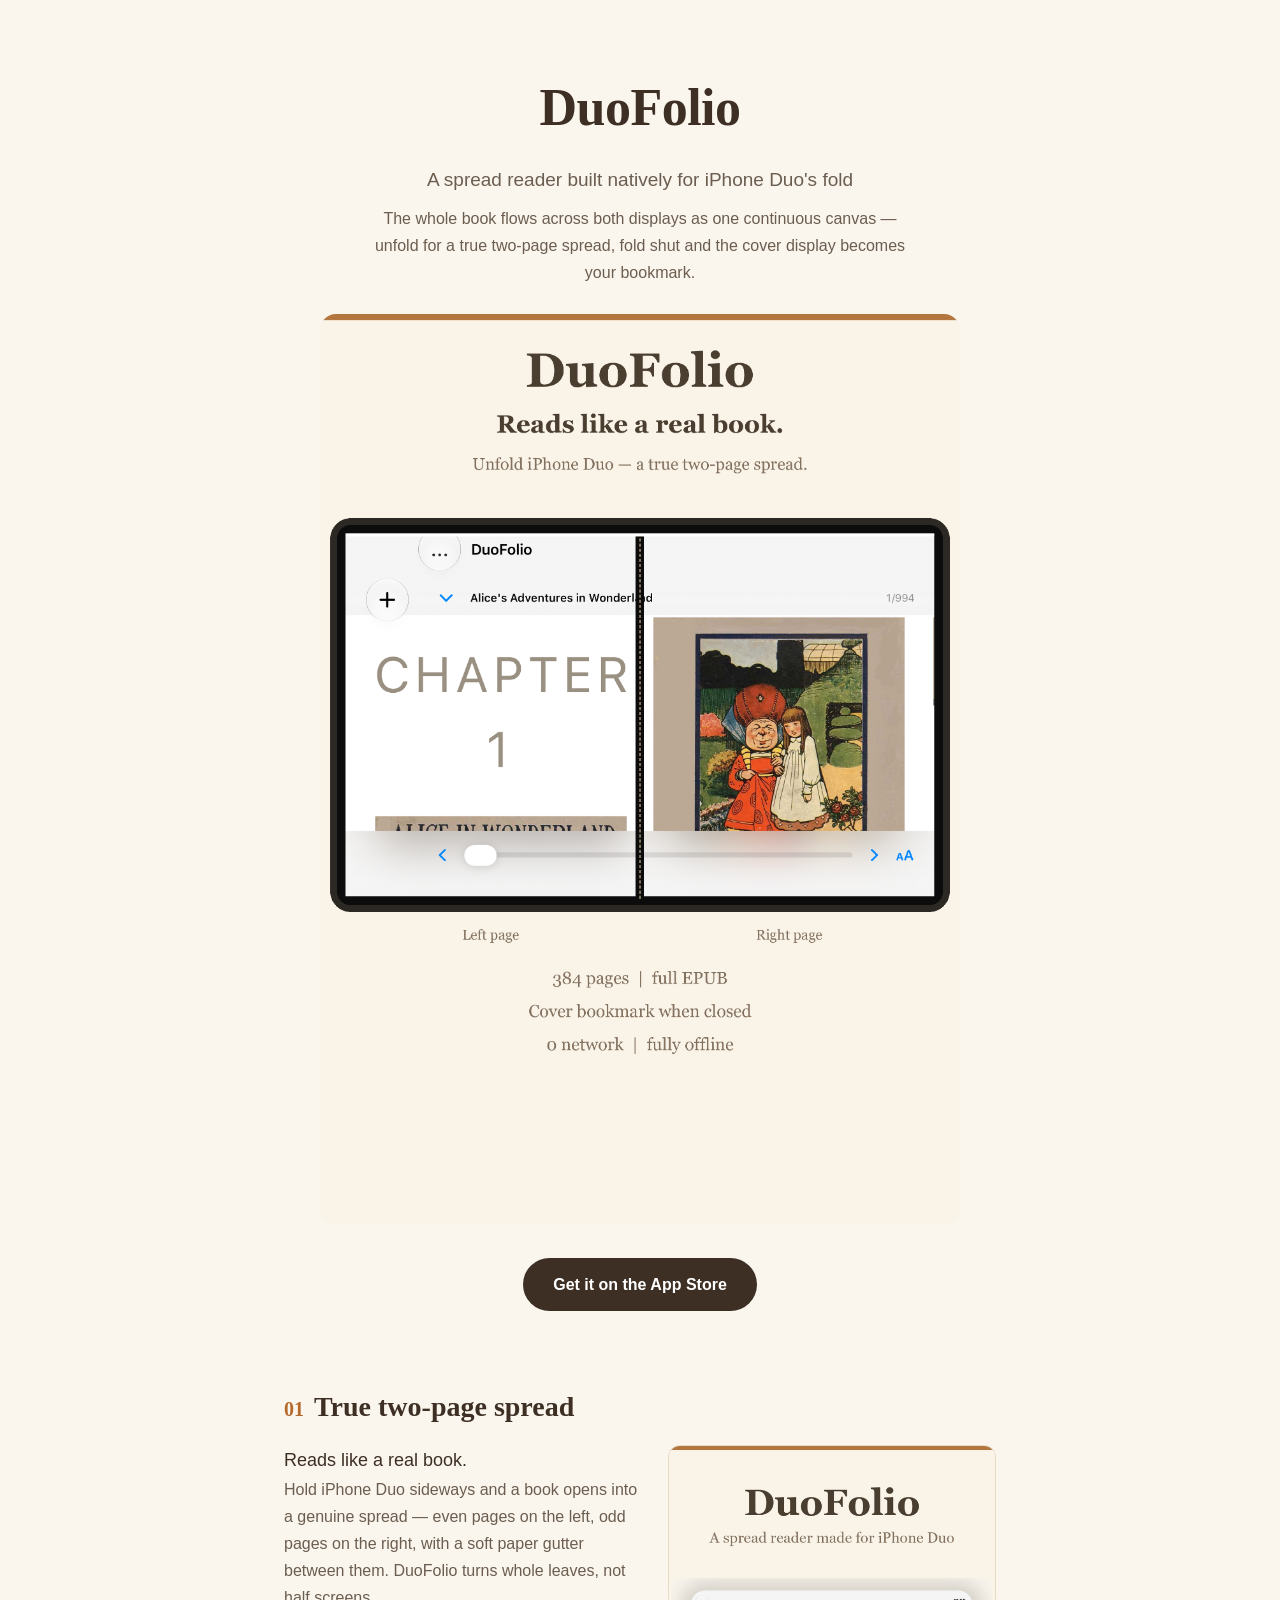
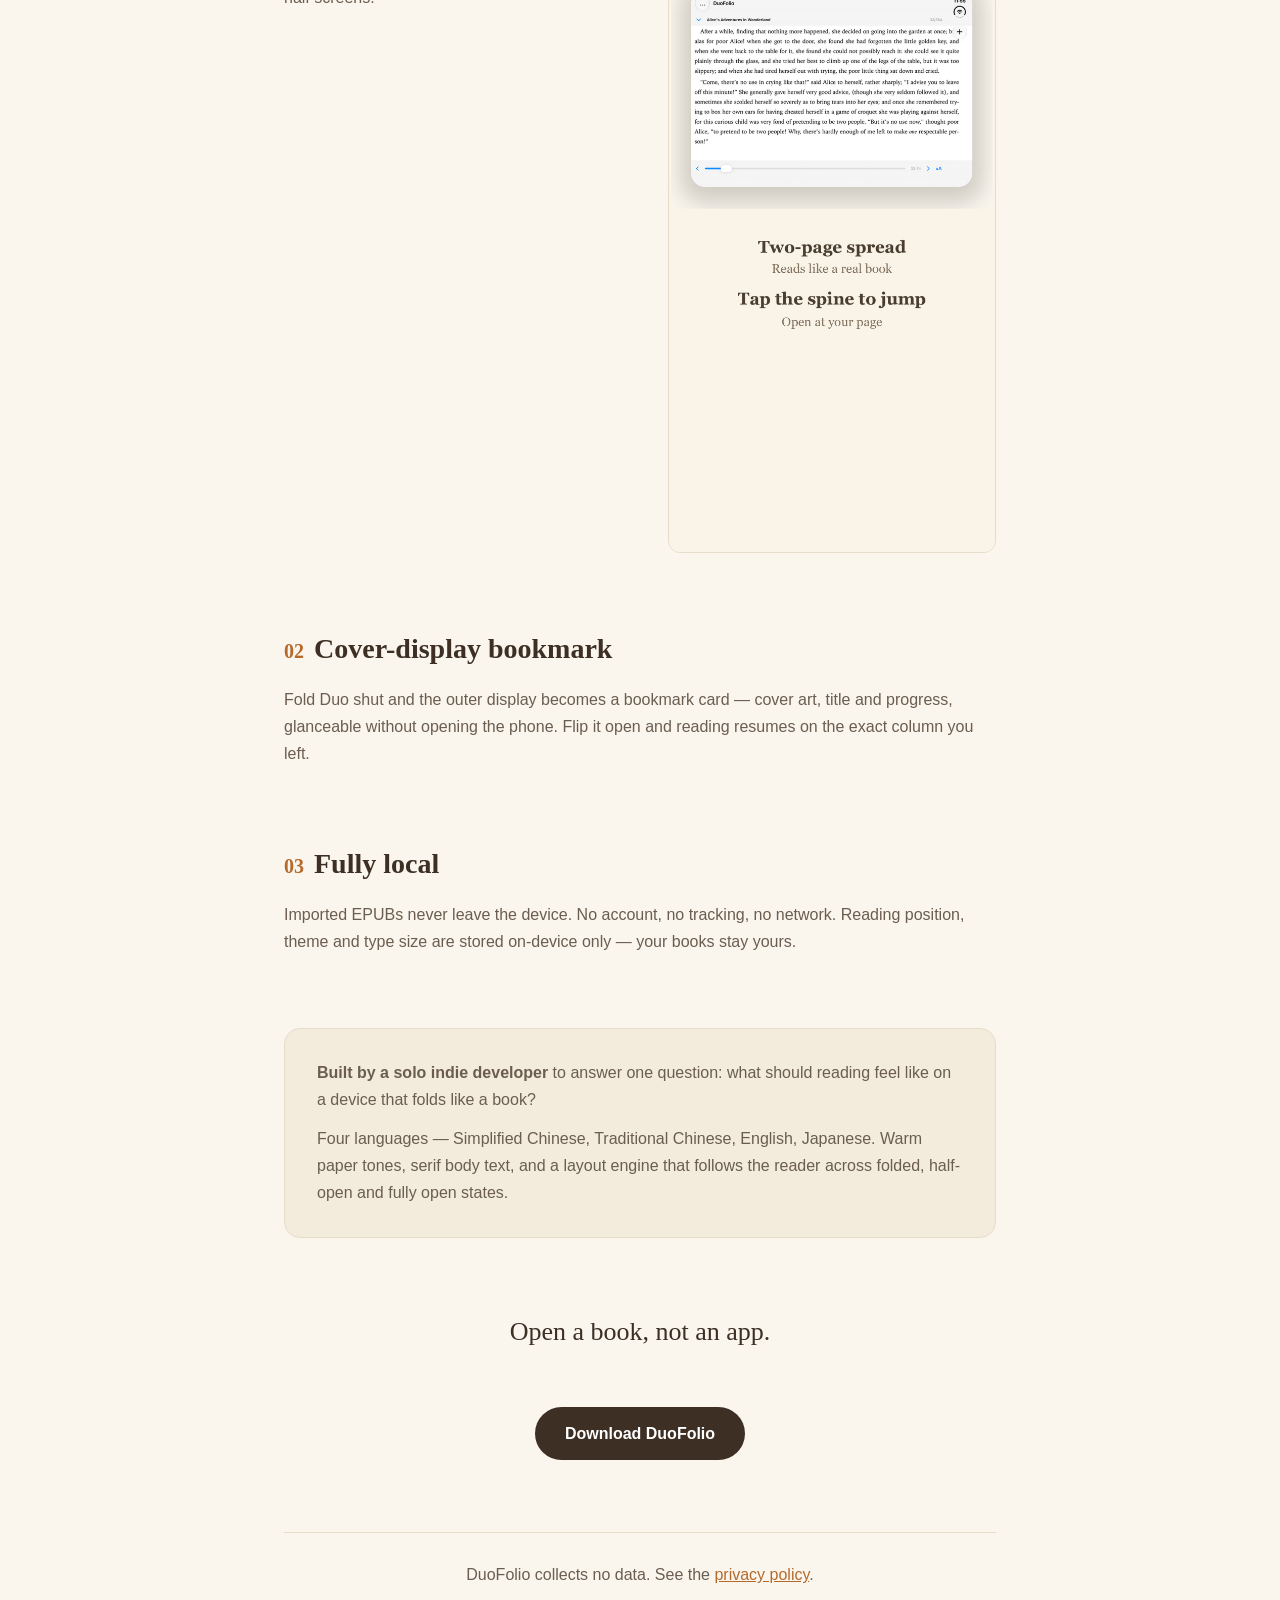
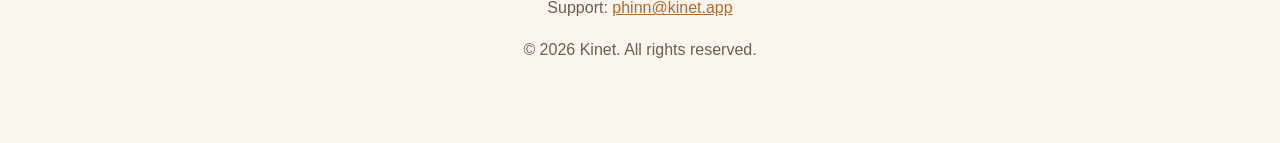
<file: docs_site/index.html>
<!DOCTYPE html>
<html lang="en">
<head>
<meta charset="UTF-8">
<meta name="viewport" content="width=device-width, initial-scale=1.0">
<title>DuoFolio — A Spread Reader for iPhone Duo</title>
<meta name="description" content="DuoFolio is an EPUB reader built natively for iPhone Duo's fold: a true two-page spread, a cover-display bookmark, and fully local reading.">
<style>
  :root {
    --paper: #faf6ee;
    --paper-2: #f3ecdd;
    --ink: #3d2f24;
    --ink-soft: #6b5d4f;
    --accent: #b56a2c;
    --line: #e6dcc8;
  }
  * { margin: 0; padding: 0; box-sizing: border-box; }
  body {
    font-family: -apple-system, "SF Pro Text", "PingFang SC", sans-serif;
    background: var(--paper);
    color: var(--ink);
    line-height: 1.7;
  }
  .serif { font-family: "Iowan Old Style", "Palatino", Georgia, serif; }
  .wrap { max-width: 760px; margin: 0 auto; padding: 64px 24px 80px; }

  .hero { text-align: center; }
  .hero h1 { font-size: 52px; letter-spacing: -0.5px; }
  .hero .tag { font-size: 19px; color: var(--ink-soft); margin: 12px 0 8px; }
  .hero .lead { font-size: 16px; color: var(--ink-soft); max-width: 560px; margin: 0 auto 28px; }
  .hero img { width: 100%; max-width: 640px; border-radius: 16px; }

  .btn {
    display: inline-block; background: var(--ink); color: #fff; text-decoration: none;
    border-radius: 999px; padding: 13px 30px; font-weight: 600; font-size: 16px;
    margin-top: 26px;
  }
  .btn:hover { background: var(--accent); }

  section { margin-top: 72px; }
  h2 { font-size: 28px; margin-bottom: 14px; }
  h2 .num { color: var(--accent); margin-right: 10px; font-size: 20px; }
  p { font-size: 16px; color: var(--ink-soft); }
  .lead-p { color: var(--ink); font-size: 18px; }

  .feature { display: flex; gap: 28px; align-items: flex-start; }
  .feature .txt { flex: 1; }
  .feature img {
    width: 46%; border-radius: 12px; border: 1px solid var(--line);
  }
  @media (max-width: 640px) {
    .feature { flex-direction: column; }
    .feature img { width: 100%; }
    .hero h1 { font-size: 40px; }
  }

  .story {
    background: var(--paper-2); border: 1px solid var(--line);
    border-radius: 16px; padding: 30px 32px;
  }
  .story p { font-size: 16px; }

  .cta { text-align: center; margin-top: 72px; }
  .cta .serif { font-size: 26px; }

  footer {
    margin-top: 72px; padding-top: 28px; border-top: 1px solid var(--line);
    color: var(--ink-soft); font-size: 14px; text-align: center;
  }
  footer a { color: var(--accent); }
</style>
</head>
<body>
<div class="wrap">

  <div class="hero">
    <h1 class="serif">DuoFolio</h1>
    <div class="tag">A spread reader built natively for iPhone Duo's fold</div>
    <p class="lead">The whole book flows across both displays as one continuous canvas — unfold for a true two-page spread, fold shut and the cover display becomes your bookmark.</p>
    <img src="screenshots/hero-spread.png" alt="DuoFolio on iPhone Duo: a book opened into a true two-page spread">
    <br>
    <a class="btn" href="https://apps.apple.com/app/id6823855712">Get it on the App Store</a>
  </div>

  <section>
    <h2 class="serif"><span class="num">01</span>True two-page spread</h2>
    <div class="feature">
      <div class="txt">
        <p class="lead-p">Reads like a real book.</p>
        <p>Hold iPhone Duo sideways and a book opens into a genuine spread — even pages on the left, odd pages on the right, with a soft paper gutter between them. DuoFolio turns whole leaves, not half screens.</p>
      </div>
      <img src="screenshots/reading.png" alt="DuoFolio reading view on iPhone Duo">
    </div>
  </section>

  <section>
    <h2 class="serif"><span class="num">02</span>Cover-display bookmark</h2>
    <p>Fold Duo shut and the outer display becomes a bookmark card — cover art, title and progress, glanceable without opening the phone. Flip it open and reading resumes on the exact column you left.</p>
  </section>

  <section>
    <h2 class="serif"><span class="num">03</span>Fully local</h2>
    <p>Imported EPUBs never leave the device. No account, no tracking, no network. Reading position, theme and type size are stored on-device only — your books stay yours.</p>
  </section>

  <section>
    <div class="story">
      <p><strong>Built by a solo indie developer</strong> to answer one question: what should reading feel like on a device that folds like a book?</p>
      <p style="margin-top:12px">Four languages — Simplified Chinese, Traditional Chinese, English, Japanese. Warm paper tones, serif body text, and a layout engine that follows the reader across folded, half-open and fully open states.</p>
    </div>
  </section>

  <div class="cta">
    <div class="serif">Open a book, not an app.</div>
    <br>
    <a class="btn" href="https://apps.apple.com/app/id6823855712">Download DuoFolio</a>
  </div>

  <footer>
    <p>DuoFolio collects no data. See the <a href="privacy.html">privacy policy</a>.</p>
    <p style="margin-top:6px">Support: <a href="mailto:phinn@kinet.app">phinn@kinet.app</a></p>
    <p style="margin-top:14px">© 2026 Kinet. All rights reserved.</p>
  </footer>

</div>
</body>
</html>
</file>
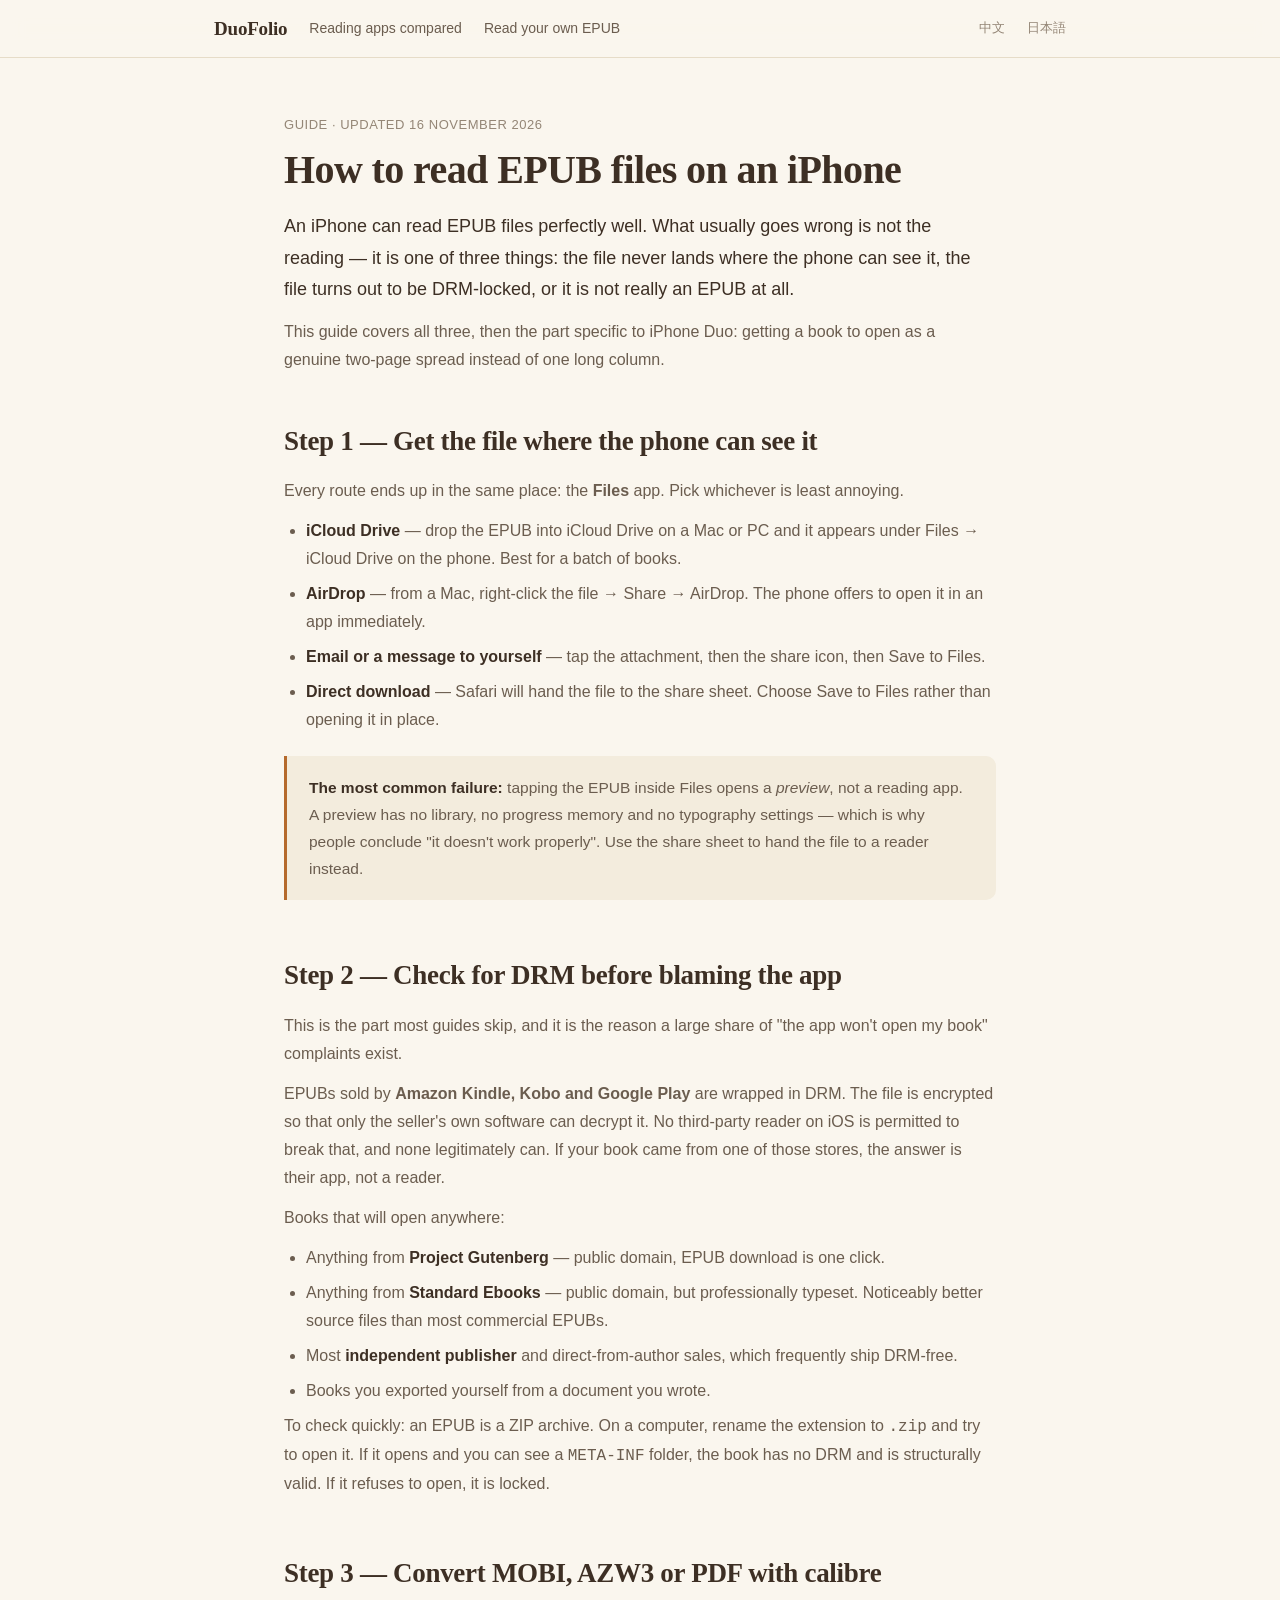
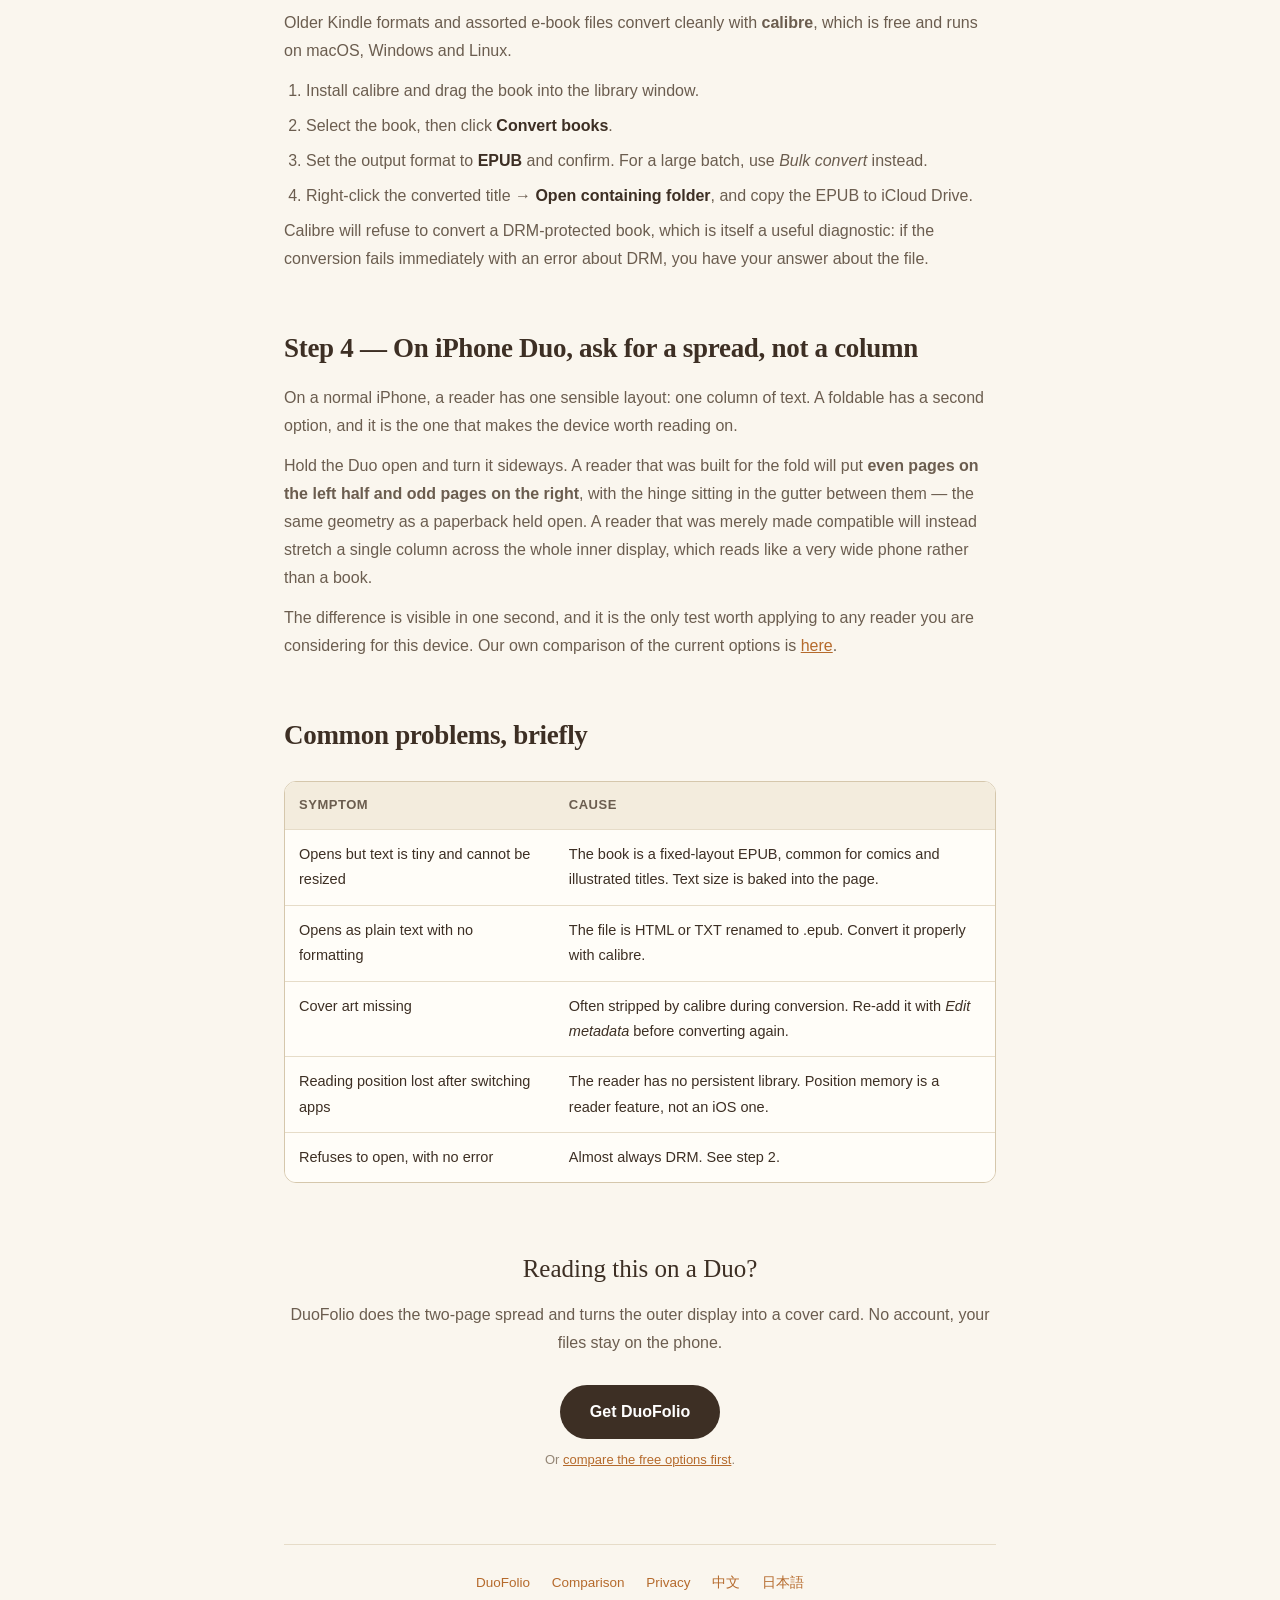
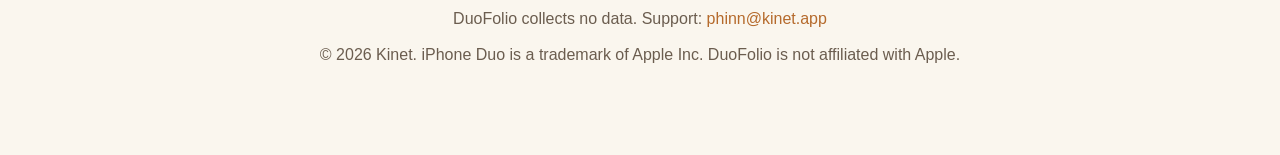
<file: docs/how-to-read-epub.html>
<!DOCTYPE html>
<html lang="en">
<head>
<meta charset="UTF-8">
<meta name="viewport" content="width=device-width, initial-scale=1.0">
<title>How to read EPUB files on an iPhone (2026 guide) — including the DRM problem</title>
<meta name="description" content="Step by step: how to get an EPUB onto an iPhone and read it, how to read it as a two-page spread on iPhone Duo, how to convert MOBI or AZW3 with calibre, and why DRM-protected Kindle books will not open.">
<link rel="canonical" href="https://phinn.github.io/DuoFolio/how-to-read-epub.html">
<link rel="alternate" hreflang="en" href="https://phinn.github.io/DuoFolio/how-to-read-epub.html">
<link rel="alternate" hreflang="zh-Hans" href="https://phinn.github.io/DuoFolio/zh/how-to-read-epub.html">
<link rel="alternate" hreflang="ja" href="https://phinn.github.io/DuoFolio/ja/how-to-read-epub.html">

<meta property="og:type" content="article">
<meta property="og:site_name" content="DuoFolio">
<meta property="og:title" content="How to read EPUB files on an iPhone">
<meta property="og:description" content="Getting your own books onto an iPhone, reading them as a spread on iPhone Duo, and the DRM problem nobody mentions.">
<meta property="og:image" content="https://phinn.github.io/DuoFolio/screenshots/reading.png">
<meta property="og:url" content="https://phinn.github.io/DuoFolio/how-to-read-epub.html">

<link rel="stylesheet" href="assets/site.css">
<script type="application/ld+json">
{
  "@context": "https://schema.org",
  "@type": "HowTo",
  "name": "How to read EPUB files on an iPhone",
  "description": "Get an EPUB file onto an iPhone and open it in a reader, including a two-page spread on iPhone Duo.",
  "totalTime": "PT5M",
  "inLanguage": "en",
  "datePublished": "2026-11-16",
  "dateModified": "2026-11-16",
  "tool": [
    { "@type": "HowToTool", "name": "iPhone (iOS 26 or later)" },
    { "@type": "HowToTool", "name": "An EPUB file, or calibre on a computer to convert one" }
  ],
  "step": [
    {
      "@type": "HowToStep",
      "name": "Get the EPUB file where the phone can see it",
      "text": "Put the EPUB in iCloud Drive, or send it to yourself by AirDrop, email or a message. The Files app is the hub every route ends up in."
    },
    {
      "@type": "HowToStep",
      "name": "Open it in a reader rather than previewing it",
      "text": "Tapping an EPUB in Files gives you a preview. To read properly, use the share sheet and choose a reader app, or import it from inside the reader's own library screen."
    },
    {
      "@type": "HowToStep",
      "name": "Check for DRM before you blame the app",
      "text": "EPUBs bought from Kindle, Kobo or Google Play carry DRM. No third-party reader can open them. Books from Project Gutenberg, Standard Ebooks, or an independent publisher are usually DRM-free."
    },
    {
      "@type": "HowToStep",
      "name": "Convert other formats with calibre",
      "text": "MOBI, AZW3 and older formats convert to EPUB in calibre on a computer. Add the book, choose Convert books, select EPUB as the output format, then copy the result to the phone."
    },
    {
      "@type": "HowToStep",
      "name": "On iPhone Duo, turn the phone sideways for a spread",
      "text": "A reader that supports the fold will lay out even pages on the left half and odd pages on the right, with the hinge sitting in the gutter between them."
    }
  ]
}
</script>
<script type="application/ld+json">
{
  "@context": "https://schema.org",
  "@type": "FAQPage",
  "mainEntity": [
    {
      "@type": "Question",
      "name": "Can I read a Kindle book in another reader app?",
      "acceptedAnswer": {
        "@type": "Answer",
        "text": "Not if it is DRM-protected, which is the default for books bought from Amazon. The file is encrypted to Amazon's reader, and no third-party app is permitted to decrypt it. The only route is Amazon's own apps."
      }
    },
    {
      "@type": "Question",
      "name": "Why does my EPUB open as a blank or garbled page?",
      "acceptedAnswer": {
        "@type": "Answer",
        "text": "Usually because the file is not a real EPUB. Some sites hand out HTML files, or EPUBs with broken internal structure, renamed to .epub. Opening the file on a computer with calibre will tell you immediately whether the structure is valid."
      }
    },
    {
      "@type": "Question",
      "name": "Where can I get free EPUB books legally?",
      "acceptedAnswer": {
        "@type": "Answer",
        "text": "Project Gutenberg and Standard Ebooks both publish public-domain titles as clean, well-made EPUBs. Standard Ebooks in particular produces editions with typography good enough that layout quality becomes noticeable."
      }
    }
  ]
}
</script>
</head>
<body>

<nav class="nav">
  <div class="nav-in">
    <a class="brand" href="./">DuoFolio</a>
    <a class="link" href="reading-apps.html">Reading apps compared</a>
    <a class="link hide-sm" href="how-to-read-epub.html">Read your own EPUB</a>
    <span class="spacer"></span>
    <a class="lang" href="zh/how-to-read-epub.html">中文</a>
    <a class="lang" href="ja/how-to-read-epub.html">日本語</a>
  </div>
</nav>

<div class="wrap">

  <p style="font-size:13px;color:var(--ink-faint);letter-spacing:.04em;text-transform:uppercase">Guide · updated 16 November 2026</p>
  <h1 class="serif" style="font-size:40px;line-height:1.15;margin:10px 0 18px;letter-spacing:-0.6px">How to read EPUB files on an iPhone</h1>

  <p class="lead-p">An iPhone can read EPUB files perfectly well. What usually goes wrong is not the reading — it is one of three things: the file never lands where the phone can see it, the file turns out to be DRM-locked, or it is not really an EPUB at all.</p>

  <p>This guide covers all three, then the part specific to iPhone Duo: getting a book to open as a genuine two-page spread instead of one long column.</p>

  <h2 class="serif" style="margin-top:44px">Step 1 — Get the file where the phone can see it</h2>
  <p>Every route ends up in the same place: the <strong>Files</strong> app. Pick whichever is least annoying.</p>
  <ul>
    <li><strong>iCloud Drive</strong> — drop the EPUB into iCloud Drive on a Mac or PC and it appears under Files → iCloud Drive on the phone. Best for a batch of books.</li>
    <li><strong>AirDrop</strong> — from a Mac, right-click the file → Share → AirDrop. The phone offers to open it in an app immediately.</li>
    <li><strong>Email or a message to yourself</strong> — tap the attachment, then the share icon, then Save to Files.</li>
    <li><strong>Direct download</strong> — Safari will hand the file to the share sheet. Choose Save to Files rather than opening it in place.</li>
  </ul>

  <div class="callout">
    <p><strong>The most common failure:</strong> tapping the EPUB inside Files opens a <em>preview</em>, not a reading app. A preview has no library, no progress memory and no typography settings — which is why people conclude "it doesn't work properly". Use the share sheet to hand the file to a reader instead.</p>
  </div>

  <h2 class="serif" style="margin-top:52px">Step 2 — Check for DRM before blaming the app</h2>
  <p>This is the part most guides skip, and it is the reason a large share of "the app won't open my book" complaints exist.</p>
  <p>EPUBs sold by <strong>Amazon Kindle, Kobo and Google Play</strong> are wrapped in DRM. The file is encrypted so that only the seller's own software can decrypt it. No third-party reader on iOS is permitted to break that, and none legitimately can. If your book came from one of those stores, the answer is their app, not a reader.</p>
  <p>Books that will open anywhere:</p>
  <ul>
    <li>Anything from <strong>Project Gutenberg</strong> — public domain, EPUB download is one click.</li>
    <li>Anything from <strong>Standard Ebooks</strong> — public domain, but professionally typeset. Noticeably better source files than most commercial EPUBs.</li>
    <li>Most <strong>independent publisher</strong> and direct-from-author sales, which frequently ship DRM-free.</li>
    <li>Books you exported yourself from a document you wrote.</li>
  </ul>
  <p>To check quickly: an EPUB is a ZIP archive. On a computer, rename the extension to <code>.zip</code> and try to open it. If it opens and you can see a <code>META-INF</code> folder, the book has no DRM and is structurally valid. If it refuses to open, it is locked.</p>

  <h2 class="serif" style="margin-top:52px">Step 3 — Convert MOBI, AZW3 or PDF with calibre</h2>
  <p>Older Kindle formats and assorted e-book files convert cleanly with <strong>calibre</strong>, which is free and runs on macOS, Windows and Linux.</p>
  <ol>
    <li>Install calibre and drag the book into the library window.</li>
    <li>Select the book, then click <strong>Convert books</strong>.</li>
    <li>Set the output format to <strong>EPUB</strong> and confirm. For a large batch, use <em>Bulk convert</em> instead.</li>
    <li>Right-click the converted title → <strong>Open containing folder</strong>, and copy the EPUB to iCloud Drive.</li>
  </ol>
  <p>Calibre will refuse to convert a DRM-protected book, which is itself a useful diagnostic: if the conversion fails immediately with an error about DRM, you have your answer about the file.</p>

  <h2 class="serif" style="margin-top:52px">Step 4 — On iPhone Duo, ask for a spread, not a column</h2>
  <p>On a normal iPhone, a reader has one sensible layout: one column of text. A foldable has a second option, and it is the one that makes the device worth reading on.</p>
  <p>Hold the Duo open and turn it sideways. A reader that was built for the fold will put <strong>even pages on the left half and odd pages on the right</strong>, with the hinge sitting in the gutter between them — the same geometry as a paperback held open. A reader that was merely made compatible will instead stretch a single column across the whole inner display, which reads like a very wide phone rather than a book.</p>
  <p>The difference is visible in one second, and it is the only test worth applying to any reader you are considering for this device. Our own comparison of the current options is <a href="reading-apps.html">here</a>.</p>

  <h2 class="serif" style="margin-top:52px">Common problems, briefly</h2>
  <div class="table-wrap">
    <table>
      <thead><tr><th style="width:38%">Symptom</th><th>Cause</th></tr></thead>
      <tbody>
        <tr><td>Opens but text is tiny and cannot be resized</td><td>The book is a fixed-layout EPUB, common for comics and illustrated titles. Text size is baked into the page.</td></tr>
        <tr><td>Opens as plain text with no formatting</td><td>The file is HTML or TXT renamed to .epub. Convert it properly with calibre.</td></tr>
        <tr><td>Cover art missing</td><td>Often stripped by calibre during conversion. Re-add it with <em>Edit metadata</em> before converting again.</td></tr>
        <tr><td>Reading position lost after switching apps</td><td>The reader has no persistent library. Position memory is a reader feature, not an iOS one.</td></tr>
        <tr><td>Refuses to open, with no error</td><td>Almost always DRM. See step 2.</td></tr>
      </tbody>
    </table>
  </div>

  <div class="cta">
    <div class="serif">Reading this on a Duo?</div>
    <p style="margin-top:10px">DuoFolio does the two-page spread and turns the outer display into a cover card. No account, your files stay on the phone.</p>
    <br>
    <a class="btn" href="https://apps.apple.com/app/id6823855712">Get DuoFolio</a>
    <div class="btn-note">Or <a href="reading-apps.html">compare the free options first</a>.</div>
  </div>

  <footer>
    <div class="links">
      <a href="./">DuoFolio</a>
      <a href="reading-apps.html">Comparison</a>
      <a href="privacy.html">Privacy</a>
      <a href="zh/how-to-read-epub.html">中文</a>
      <a href="ja/how-to-read-epub.html">日本語</a>
    </div>
    <p>DuoFolio collects no data. Support: <a href="mailto:phinn@kinet.app">phinn@kinet.app</a></p>
    <p style="margin-top:8px">© 2026 Kinet. iPhone Duo is a trademark of Apple Inc. DuoFolio is not affiliated with Apple.</p>
  </footer>

</div>
</body>
</html>
</file>
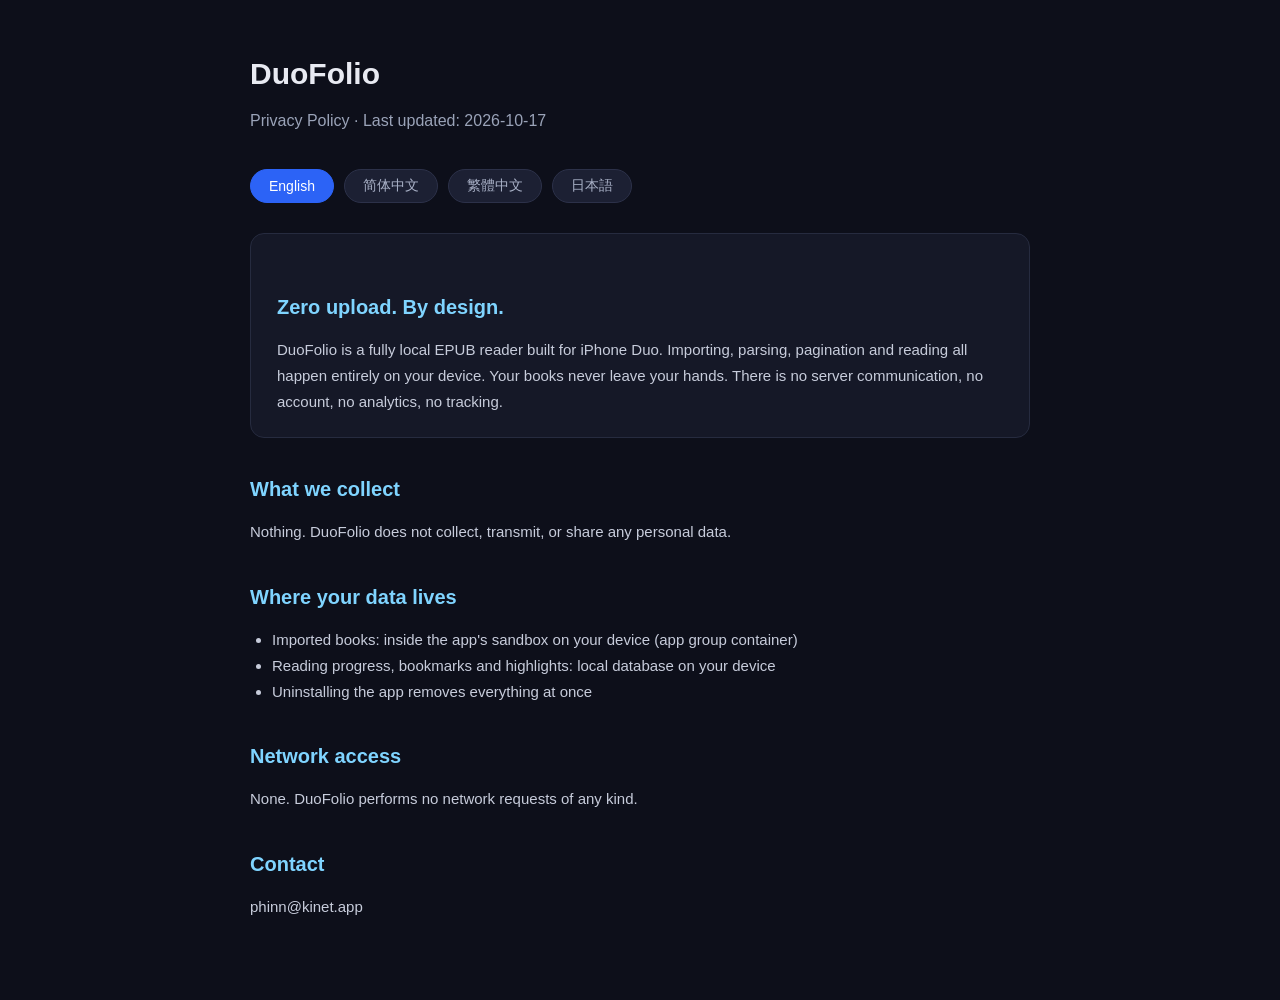
<file: docs/privacy.html>
<!DOCTYPE html>
<html lang="en">
<head>
<meta charset="UTF-8">
<meta name="viewport" content="width=device-width, initial-scale=1.0">
<title>DuoFolio — Privacy Policy</title>
<style>
  :root { color-scheme: light dark; }
  * { margin: 0; padding: 0; box-sizing: border-box; }
  body { font-family: -apple-system, "PingFang SC", "Hiragino Sans", "Microsoft YaHei", sans-serif;
         background: #0d0f1a; color: #e8eaf2; line-height: 1.75; padding: 48px 20px 80px; }
  .wrap { max-width: 780px; margin: 0 auto; }
  h1 { font-size: 30px; margin-bottom: 6px; }
  .sub { color: #9aa3b8; margin-bottom: 34px; }
  h2 { font-size: 20px; margin: 34px 0 12px; color: #7fd4ff; }
  p, li { color: #c7ccdb; font-size: 15px; }
  ul { padding-left: 22px; margin: 8px 0; }
  .card { background: #151827; border: 1px solid #262b3f; border-radius: 14px; padding: 22px 26px; margin-top: 14px; }
  .langbar { display: flex; gap: 10px; margin-bottom: 30px; flex-wrap: wrap; }
  .langbar button { background: #1c2033; color: #aab2c8; border: 1px solid #2c3149; border-radius: 20px;
                    padding: 7px 18px; cursor: pointer; font-size: 14px; }
  .langbar button.on { background: #2c63f6; color: #fff; border-color: #2c63f6; }
  section[data-lang] { display: none; }
  section[data-lang].show { display: block; }
  footer { margin-top: 60px; color: #6b7386; font-size: 13px; }
</style>
</head>
<body>
<div class="wrap">
  <h1>DuoFolio</h1>
  <div class="sub">Privacy Policy · Last updated: 2026-10-17</div>

  <div class="langbar">
    <button data-l="en" class="on">English</button>
    <button data-l="zh">简体中文</button>
    <button data-l="zhHant">繁體中文</button>
    <button data-l="ja">日本語</button>
  </div>

  <section data-lang="en" class="show">
    <div class="card">
      <h2>Zero upload. By design.</h2>
      <p>DuoFolio is a fully local EPUB reader built for iPhone Duo. Importing, parsing, pagination and reading all happen entirely on your device. Your books never leave your hands. There is no server communication, no account, no analytics, no tracking.</p>
    </div>
    <h2>What we collect</h2>
    <p>Nothing. DuoFolio does not collect, transmit, or share any personal data.</p>
    <h2>Where your data lives</h2>
    <ul>
      <li>Imported books: inside the app's sandbox on your device (app group container)</li>
      <li>Reading progress, bookmarks and highlights: local database on your device</li>
      <li>Uninstalling the app removes everything at once</li>
    </ul>
    <h2>Network access</h2>
    <p>None. DuoFolio performs no network requests of any kind.</p>
    <h2>Contact</h2>
    <p>phinn@kinet.app</p>
  </section>

  <section data-lang="zh">
    <div class="card">
      <h2>零上传,从设计开始。</h2>
      <p>DuoFolio 是为 iPhone Duo 而生的纯本地 EPUB 阅读器。导入、解析、分页、阅读全部在你的设备上完成,你的书不会离开你的手。无服务器通信、无账号、无统计、无追踪。</p>
    </div>
    <h2>我们收集什么资料</h2>
    <p>无。DuoFolio 不收集、不传输、不分享任何个人资料。</p>
    <h2>资料存在哪里</h2>
    <ul>
      <li>导入的书籍:设备上应用沙盒内(app group 容器)</li>
      <li>阅读进度、书签与批注:设备上的本地数据库</li>
      <li>卸载 App 即可一键清除全部资料</li>
    </ul>
    <h2>网络访问</h2>
    <p>无。DuoFolio 不发出任何网络请求。</p>
    <h2>联络</h2>
    <p>phinn@kinet.app</p>
  </section>

  <section data-lang="zhHant">
    <div class="card">
      <h2>零上傳,從設計開始。</h2>
      <p>DuoFolio 是為 iPhone Duo 而生的純本機 EPUB 閱讀器。匯入、解析、分頁、閱讀全部在你的裝置上完成,你的書不會離開你的手。無伺服器通訊、無帳號、無統計、無追蹤。</p>
    </div>
    <h2>我們收集什麼資料</h2>
    <p>無。DuoFolio 不收集、不傳輸、不分享任何個人資料。</p>
    <h2>資料存在哪裡</h2>
    <ul>
      <li>匯入的書籍:裝置上應用沙盒內(app group 容器)</li>
      <li>閱讀進度、書籤與批註:裝置上的本機資料庫</li>
      <li>解除安裝 App 即可一鍵清除全部資料</li>
    </ul>
    <h2>網路存取</h2>
    <p>無。DuoFolio 不發出任何網路請求。</p>
    <h2>聯絡</h2>
    <p>phinn@kinet.app</p>
  </section>

  <section data-lang="ja">
    <div class="card">
      <h2>アップロードゼロ。設計からそうしています。</h2>
      <p>DuoFolio は iPhone Duo のために作られた完全ローカルの EPUB リーダーです。取り込み・解析・ページ付け・閲覧はすべてデバイス上で行われ、本が外部に出ることはありません。サーバー通信・アカウント・解析・トラッキングは一切ありません。</p>
    </div>
    <h2>収集するデータ</h2>
    <p>なし。DuoFolio は個人データを収集・送信・共有しません。</p>
    <h2>データの保存場所</h2>
    <ul>
      <li>取り込んだ本:デバイス内のアプリサンドボックス(app group コンテナ)</li>
      <li>読書進捗・しおり・ハイライト:デバイス内のローカルデータベース</li>
      <li>アプリを削除すればすべて一括消去できます</li>
    </ul>
    <h2>ネットワークアクセス</h2>
    <p>なし。DuoFolio は一切のネットワーク要求を行いません。</p>
    <h2>お問い合わせ</h2>
    <p>phinn@kinet.app</p>
  </section>
</div>
<script>
  document.querySelectorAll('.langbar button').forEach(b => b.onclick = () => {
    document.querySelectorAll('.langbar button').forEach(x => x.classList.remove('on'));
    b.classList.add('on');
    document.querySelectorAll('section[data-lang]').forEach(s => s.classList.toggle('show', s.dataset.lang === b.dataset.l));
  });
</script>
</body>
</html>
</file>
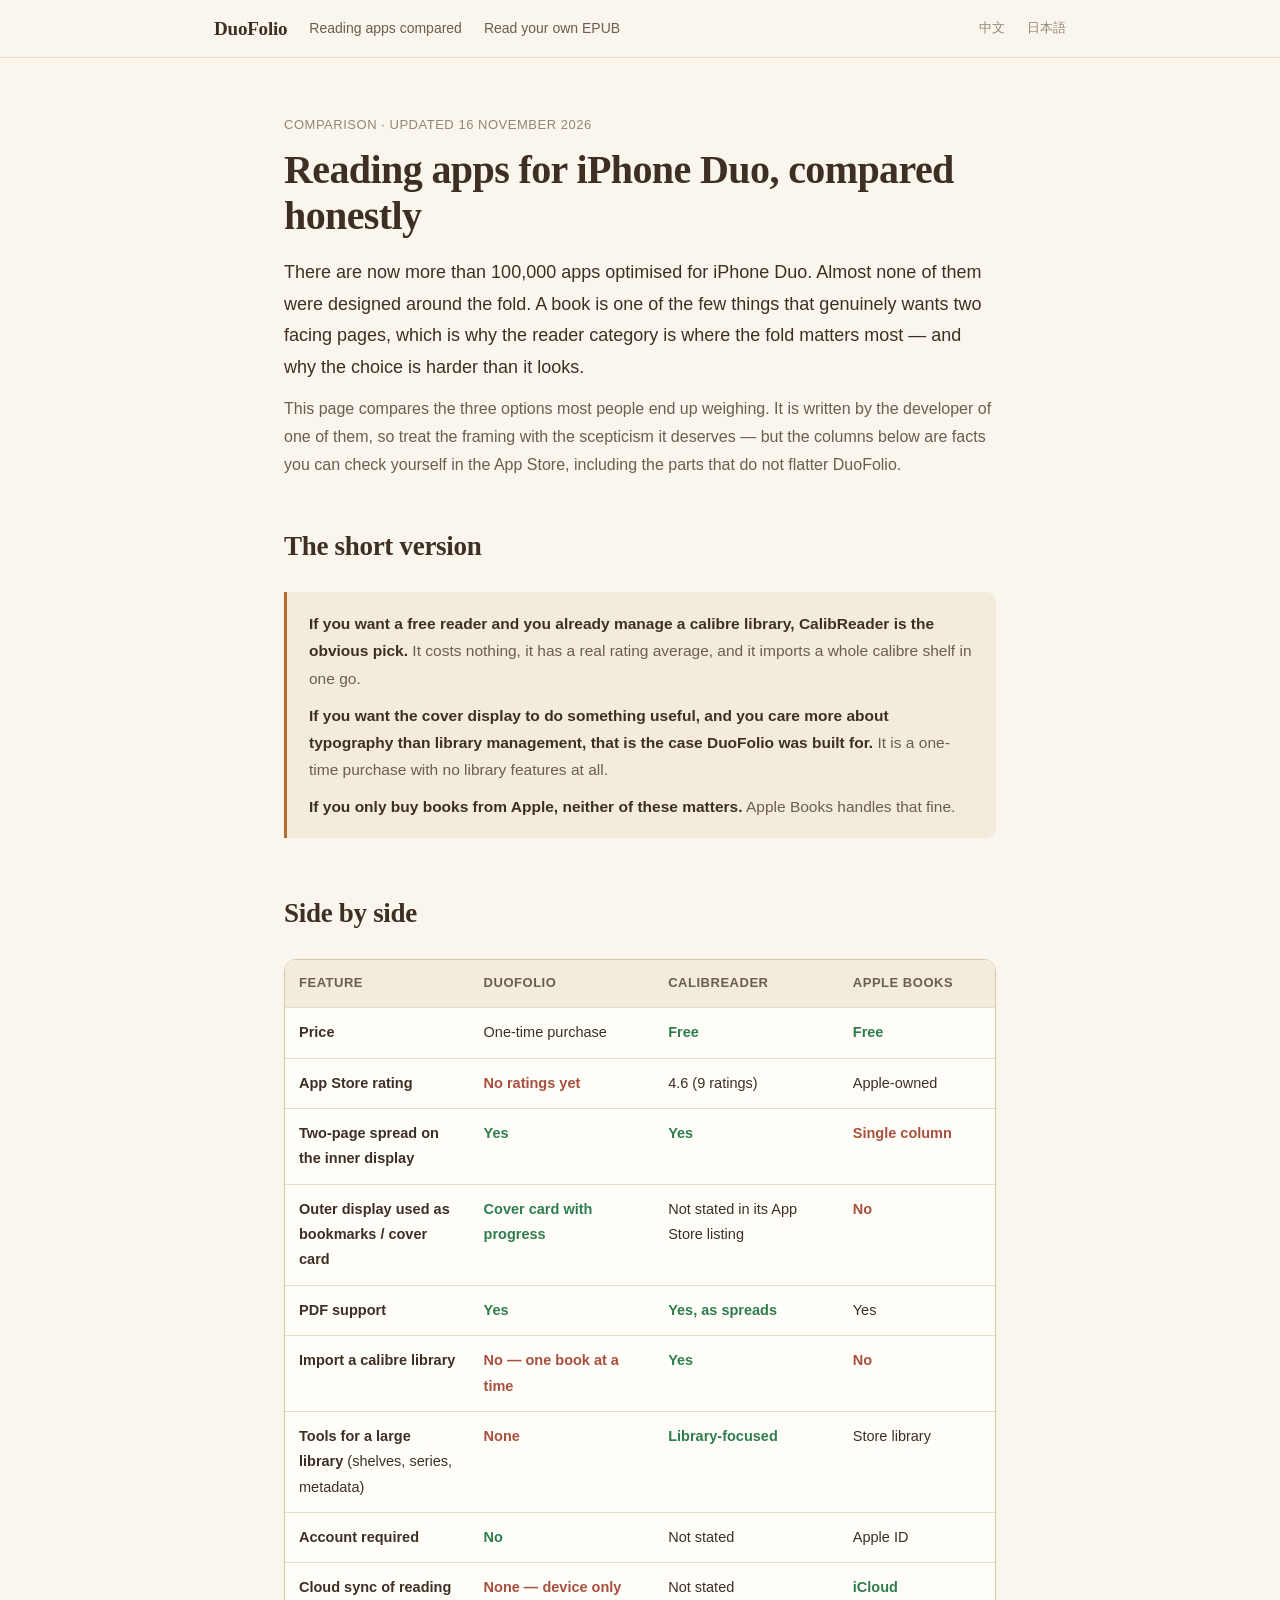
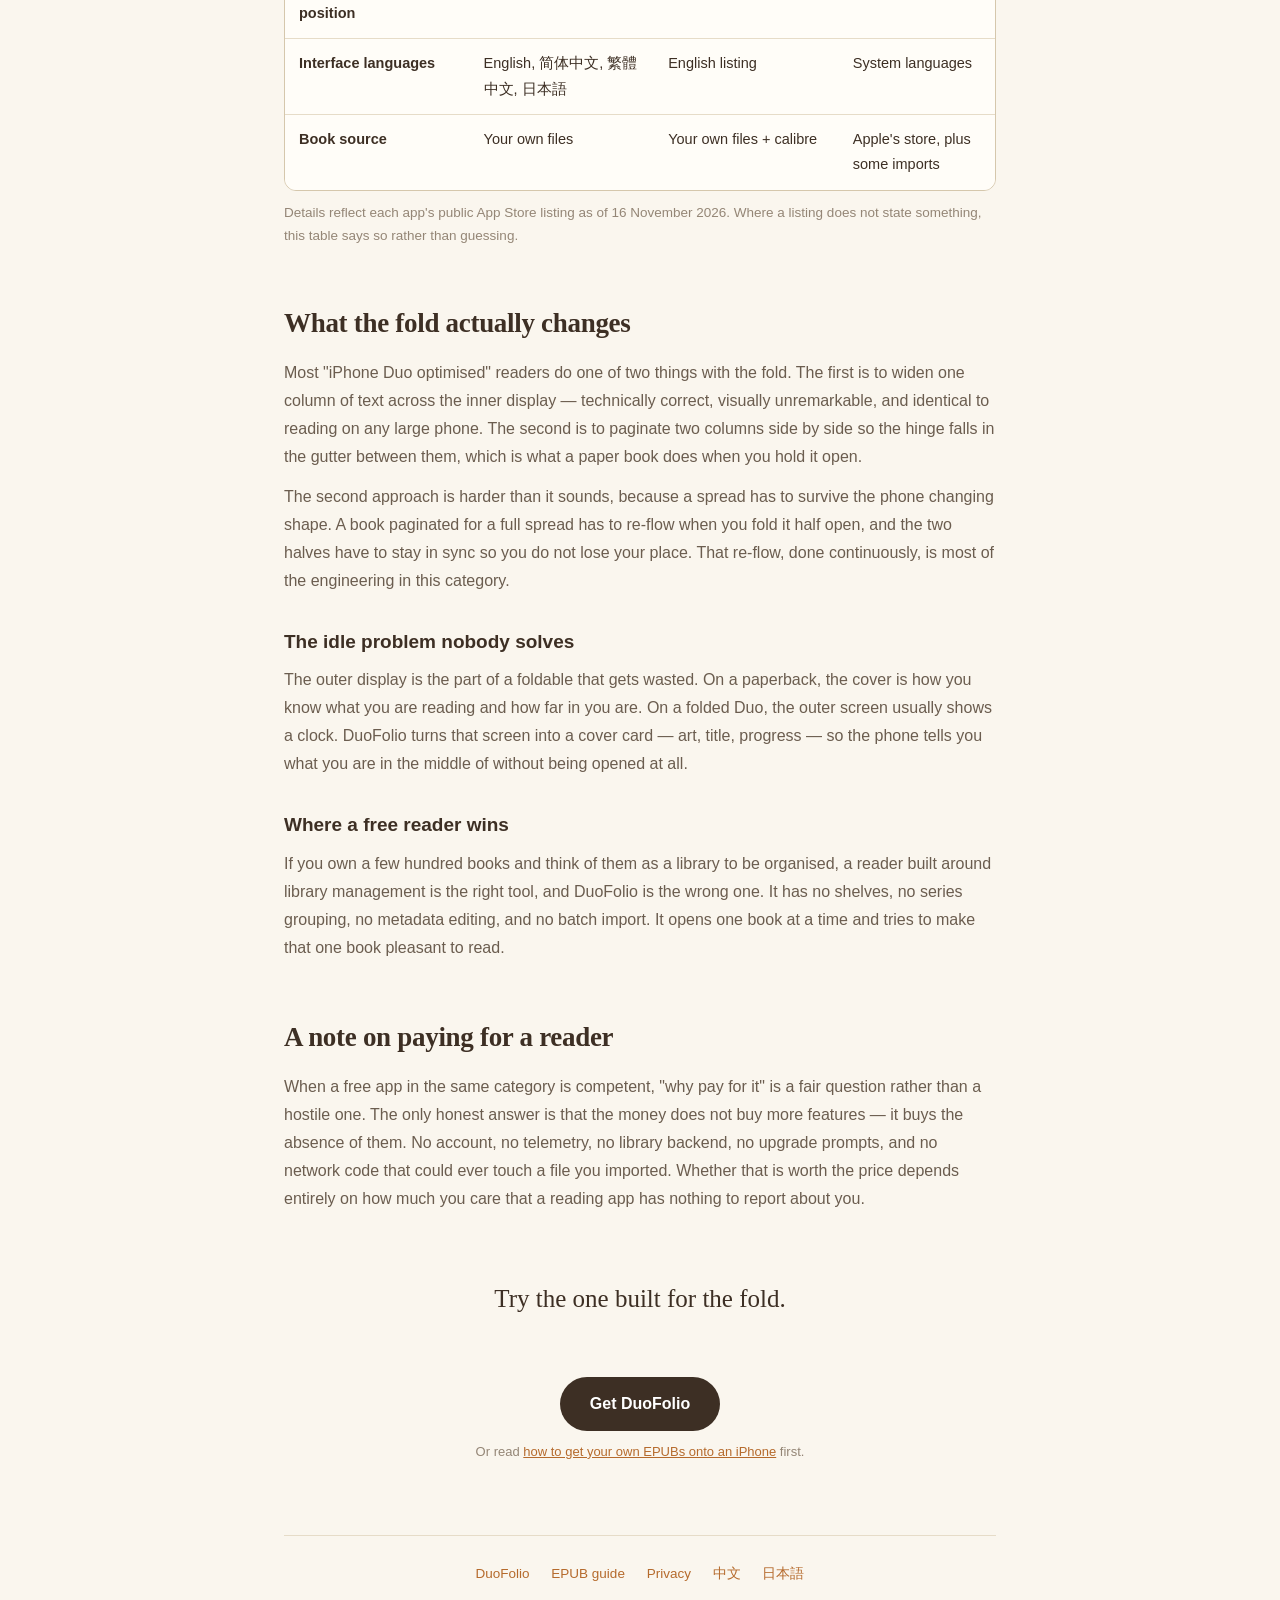
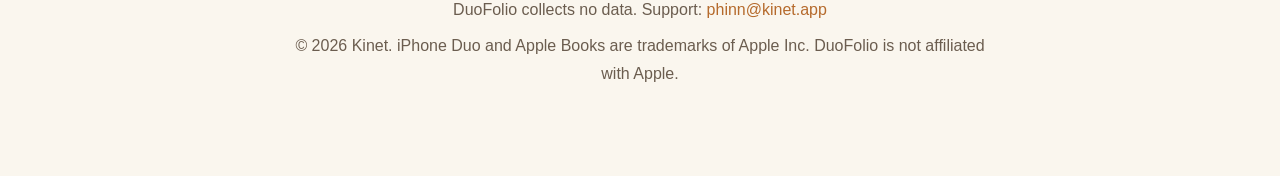
<file: docs/reading-apps.html>
<!DOCTYPE html>
<html lang="en">
<head>
<meta charset="UTF-8">
<meta name="viewport" content="width=device-width, initial-scale=1.0">
<title>Reading apps for iPhone Duo compared: DuoFolio, CalibReader, Apple Books</title>
<meta name="description" content="An honest comparison of EPUB readers that use the iPhone Duo fold: DuoFolio, CalibReader and Apple Books. What each one actually does with the two screens, and when the free option is the right call.">
<link rel="canonical" href="https://phinn.github.io/DuoFolio/reading-apps.html">
<link rel="alternate" hreflang="en" href="https://phinn.github.io/DuoFolio/reading-apps.html">
<link rel="alternate" hreflang="zh-Hans" href="https://phinn.github.io/DuoFolio/zh/reading-apps.html">
<link rel="alternate" hreflang="ja" href="https://phinn.github.io/DuoFolio/ja/reading-apps.html">

<meta property="og:type" content="article">
<meta property="og:site_name" content="DuoFolio">
<meta property="og:title" content="Reading apps for iPhone Duo compared honestly">
<meta property="og:description" content="DuoFolio, CalibReader and Apple Books — what each one does with the fold, and when the free option wins.">
<meta property="og:image" content="https://phinn.github.io/DuoFolio/screenshots/hero-spread.png">
<meta property="og:url" content="https://phinn.github.io/DuoFolio/reading-apps.html">

<link rel="stylesheet" href="assets/site.css">
<script type="application/ld+json">
{
  "@context": "https://schema.org",
  "@type": "Article",
  "headline": "Reading apps for iPhone Duo compared: DuoFolio, CalibReader, Apple Books",
  "description": "An honest comparison of the EPUB readers that use the iPhone Duo fold, including when the free option is the better choice.",
  "datePublished": "2026-11-16",
  "dateModified": "2026-11-16",
  "inLanguage": "en",
  "author": { "@type": "Organization", "name": "Kinet" },
  "publisher": { "@type": "Organization", "name": "Kinet" },
  "mainEntity": {
    "@type": "ItemList",
    "itemListElement": [
      { "@type": "ListItem", "position": 1, "name": "DuoFolio", "url": "https://apps.apple.com/app/id6823855712" },
      { "@type": "ListItem", "position": 2, "name": "CalibReader", "url": "https://apps.apple.com/app/id6777391511" },
      { "@type": "ListItem", "position": 3, "name": "Apple Books", "url": "https://apps.apple.com/app/books/id364709193" }
    ]
  }
}
</script>
</head>
<body>

<nav class="nav">
  <div class="nav-in">
    <a class="brand" href="./">DuoFolio</a>
    <a class="link" href="reading-apps.html">Reading apps compared</a>
    <a class="link hide-sm" href="how-to-read-epub.html">Read your own EPUB</a>
    <span class="spacer"></span>
    <a class="lang" href="zh/reading-apps.html">中文</a>
    <a class="lang" href="ja/reading-apps.html">日本語</a>
  </div>
</nav>

<div class="wrap">

  <p style="font-size:13px;color:var(--ink-faint);letter-spacing:.04em;text-transform:uppercase">Comparison · updated 16 November 2026</p>
  <h1 class="serif" style="font-size:40px;line-height:1.15;margin:10px 0 18px;letter-spacing:-0.6px">Reading apps for iPhone Duo, compared honestly</h1>

  <p class="lead-p">There are now more than 100,000 apps optimised for iPhone Duo. Almost none of them were designed around the fold. A book is one of the few things that genuinely wants two facing pages, which is why the reader category is where the fold matters most — and why the choice is harder than it looks.</p>

  <p>This page compares the three options most people end up weighing. It is written by the developer of one of them, so treat the framing with the scepticism it deserves — but the columns below are facts you can check yourself in the App Store, including the parts that do not flatter DuoFolio.</p>

  <h2 class="serif" style="margin-top:44px">The short version</h2>
  <div class="callout">
    <p><strong>If you want a free reader and you already manage a calibre library, CalibReader is the obvious pick.</strong> It costs nothing, it has a real rating average, and it imports a whole calibre shelf in one go.</p>
    <p style="margin-top:10px"><strong>If you want the cover display to do something useful, and you care more about typography than library management, that is the case DuoFolio was built for.</strong> It is a one-time purchase with no library features at all.</p>
    <p style="margin-top:10px"><strong>If you only buy books from Apple, neither of these matters.</strong> Apple Books handles that fine.</p>
  </div>

  <h2 class="serif" style="margin-top:52px">Side by side</h2>
  <div class="table-wrap">
    <table>
      <thead>
        <tr>
          <th style="width:26%">Feature</th>
          <th style="width:26%">DuoFolio</th>
          <th style="width:26%">CalibReader</th>
          <th style="width:22%">Apple Books</th>
        </tr>
      </thead>
      <tbody>
        <tr>
          <td><strong>Price</strong></td>
          <td>One-time purchase</td>
          <td class="yes">Free</td>
          <td class="yes">Free</td>
        </tr>
        <tr>
          <td><strong>App Store rating</strong></td>
          <td class="no">No ratings yet</td>
          <td>4.6 (9 ratings)</td>
          <td>Apple-owned</td>
        </tr>
        <tr>
          <td><strong>Two-page spread on the inner display</strong></td>
          <td class="yes">Yes</td>
          <td class="yes">Yes</td>
          <td class="no">Single column</td>
        </tr>
        <tr>
          <td><strong>Outer display used as bookmarks / cover card</strong></td>
          <td class="yes">Cover card with progress</td>
          <td>Not stated in its App Store listing</td>
          <td class="no">No</td>
        </tr>
        <tr>
          <td><strong>PDF support</strong></td>
          <td class="yes">Yes</td>
          <td class="yes">Yes, as spreads</td>
          <td>Yes</td>
        </tr>
        <tr>
          <td><strong>Import a calibre library</strong></td>
          <td class="no">No — one book at a time</td>
          <td class="yes">Yes</td>
          <td class="no">No</td>
        </tr>
        <tr>
          <td><strong>Tools for a large library</strong> (shelves, series, metadata)</td>
          <td class="no">None</td>
          <td class="yes">Library-focused</td>
          <td>Store library</td>
        </tr>
        <tr>
          <td><strong>Account required</strong></td>
          <td class="yes">No</td>
          <td>Not stated</td>
          <td>Apple ID</td>
        </tr>
        <tr>
          <td><strong>Cloud sync of reading position</strong></td>
          <td class="no">None — device only</td>
          <td>Not stated</td>
          <td class="yes">iCloud</td>
        </tr>
        <tr>
          <td><strong>Interface languages</strong></td>
          <td>English, 简体中文, 繁體中文, 日本語</td>
          <td>English listing</td>
          <td>System languages</td>
        </tr>
        <tr>
          <td><strong>Book source</strong></td>
          <td>Your own files</td>
          <td>Your own files + calibre</td>
          <td>Apple's store, plus some imports</td>
        </tr>
      </tbody>
    </table>
  </div>
  <p style="font-size:13.5px;color:var(--ink-faint);margin-top:10px">Details reflect each app's public App Store listing as of 16 November 2026. Where a listing does not state something, this table says so rather than guessing.</p>

  <h2 class="serif" style="margin-top:52px">What the fold actually changes</h2>

  <p>Most "iPhone Duo optimised" readers do one of two things with the fold. The first is to widen one column of text across the inner display — technically correct, visually unremarkable, and identical to reading on any large phone. The second is to paginate two columns side by side so the hinge falls in the gutter between them, which is what a paper book does when you hold it open.</p>

  <p>The second approach is harder than it sounds, because a spread has to survive the phone changing shape. A book paginated for a full spread has to re-flow when you fold it half open, and the two halves have to stay in sync so you do not lose your place. That re-flow, done continuously, is most of the engineering in this category.</p>

  <h3>The idle problem nobody solves</h3>
  <p>The outer display is the part of a foldable that gets wasted. On a paperback, the cover is how you know what you are reading and how far in you are. On a folded Duo, the outer screen usually shows a clock. DuoFolio turns that screen into a cover card — art, title, progress — so the phone tells you what you are in the middle of without being opened at all.</p>

  <h3>Where a free reader wins</h3>
  <p>If you own a few hundred books and think of them as a library to be organised, a reader built around library management is the right tool, and DuoFolio is the wrong one. It has no shelves, no series grouping, no metadata editing, and no batch import. It opens one book at a time and tries to make that one book pleasant to read.</p>

  <h2 class="serif" style="margin-top:52px">A note on paying for a reader</h2>
  <p>When a free app in the same category is competent, "why pay for it" is a fair question rather than a hostile one. The only honest answer is that the money does not buy more features — it buys the absence of them. No account, no telemetry, no library backend, no upgrade prompts, and no network code that could ever touch a file you imported. Whether that is worth the price depends entirely on how much you care that a reading app has nothing to report about you.</p>

  <div class="cta">
    <div class="serif">Try the one built for the fold.</div>
    <br><br>
    <a class="btn" href="https://apps.apple.com/app/id6823855712">Get DuoFolio</a>
    <div class="btn-note">Or read <a href="how-to-read-epub.html">how to get your own EPUBs onto an iPhone</a> first.</div>
  </div>

  <footer>
    <div class="links">
      <a href="./">DuoFolio</a>
      <a href="how-to-read-epub.html">EPUB guide</a>
      <a href="privacy.html">Privacy</a>
      <a href="zh/reading-apps.html">中文</a>
      <a href="ja/reading-apps.html">日本語</a>
    </div>
    <p>DuoFolio collects no data. Support: <a href="mailto:phinn@kinet.app">phinn@kinet.app</a></p>
    <p style="margin-top:8px">© 2026 Kinet. iPhone Duo and Apple Books are trademarks of Apple Inc. DuoFolio is not affiliated with Apple.</p>
  </footer>

</div>
</body>
</html>
</file>
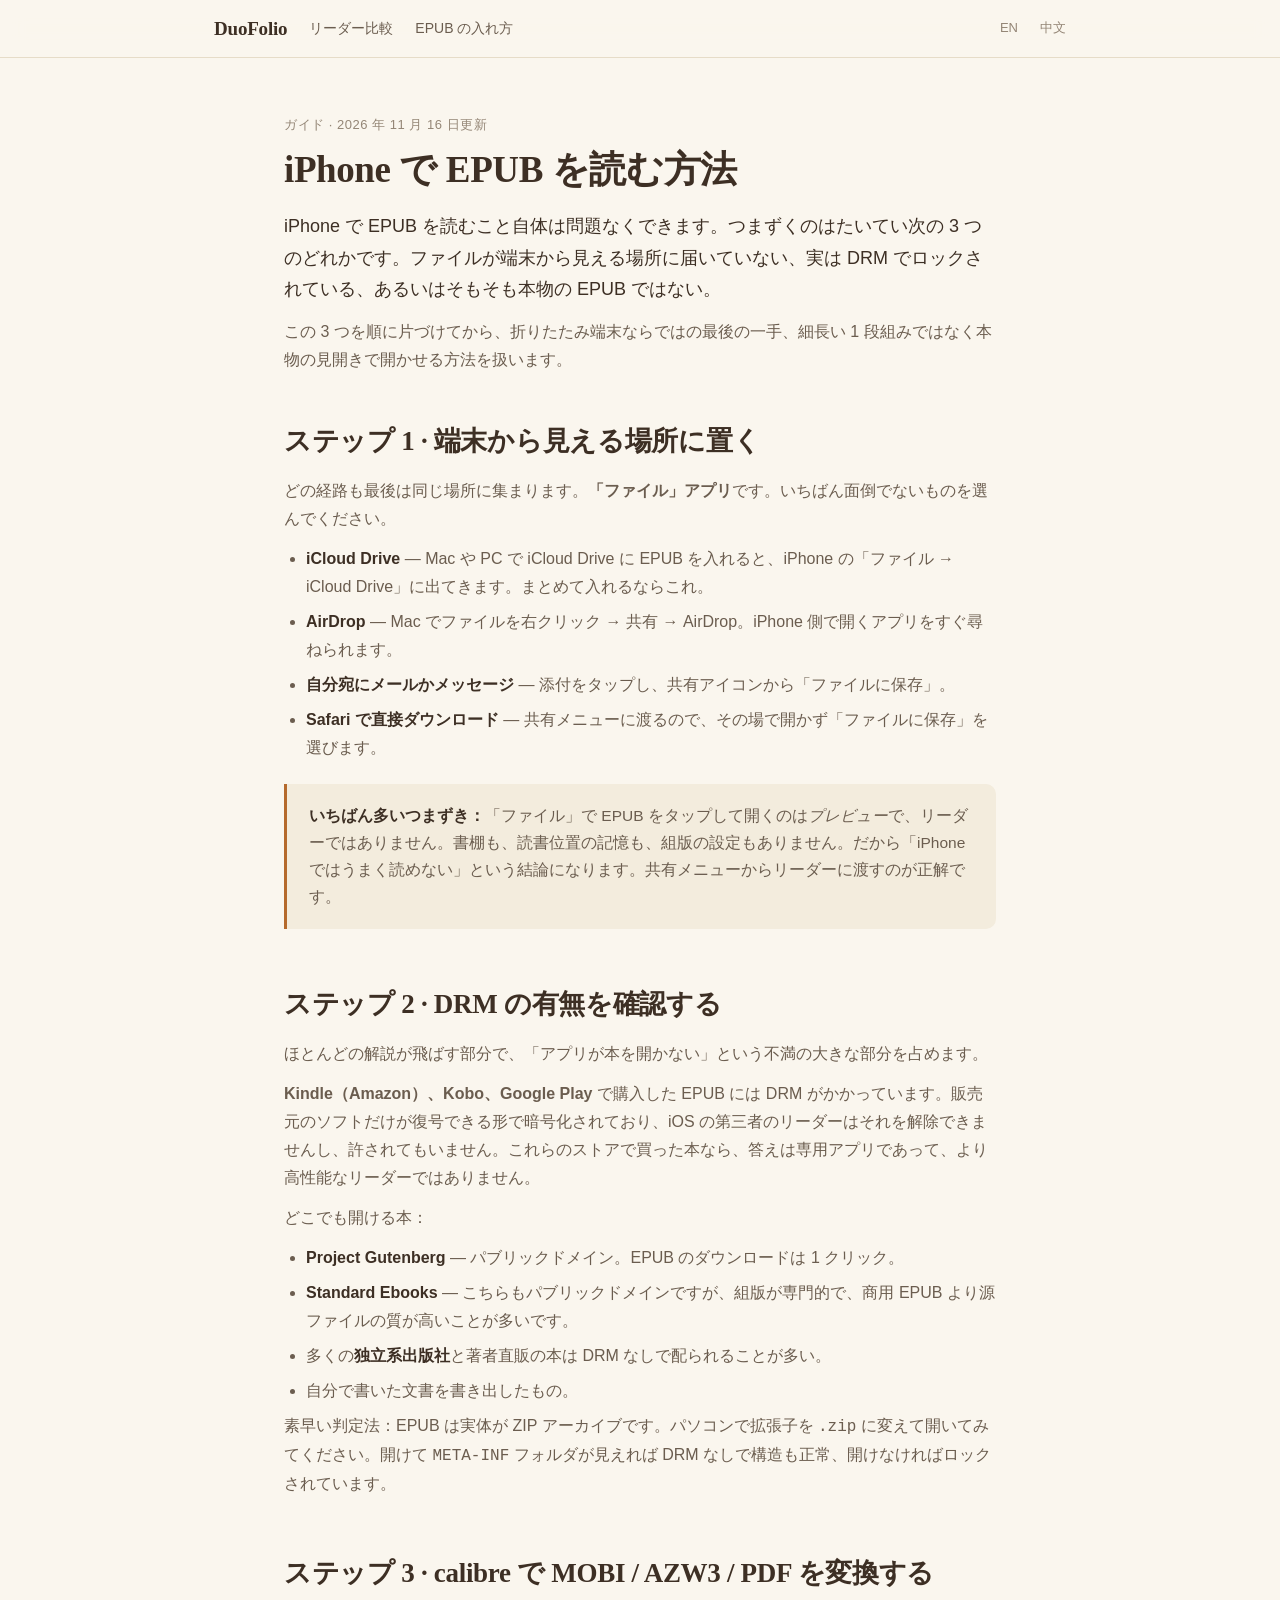
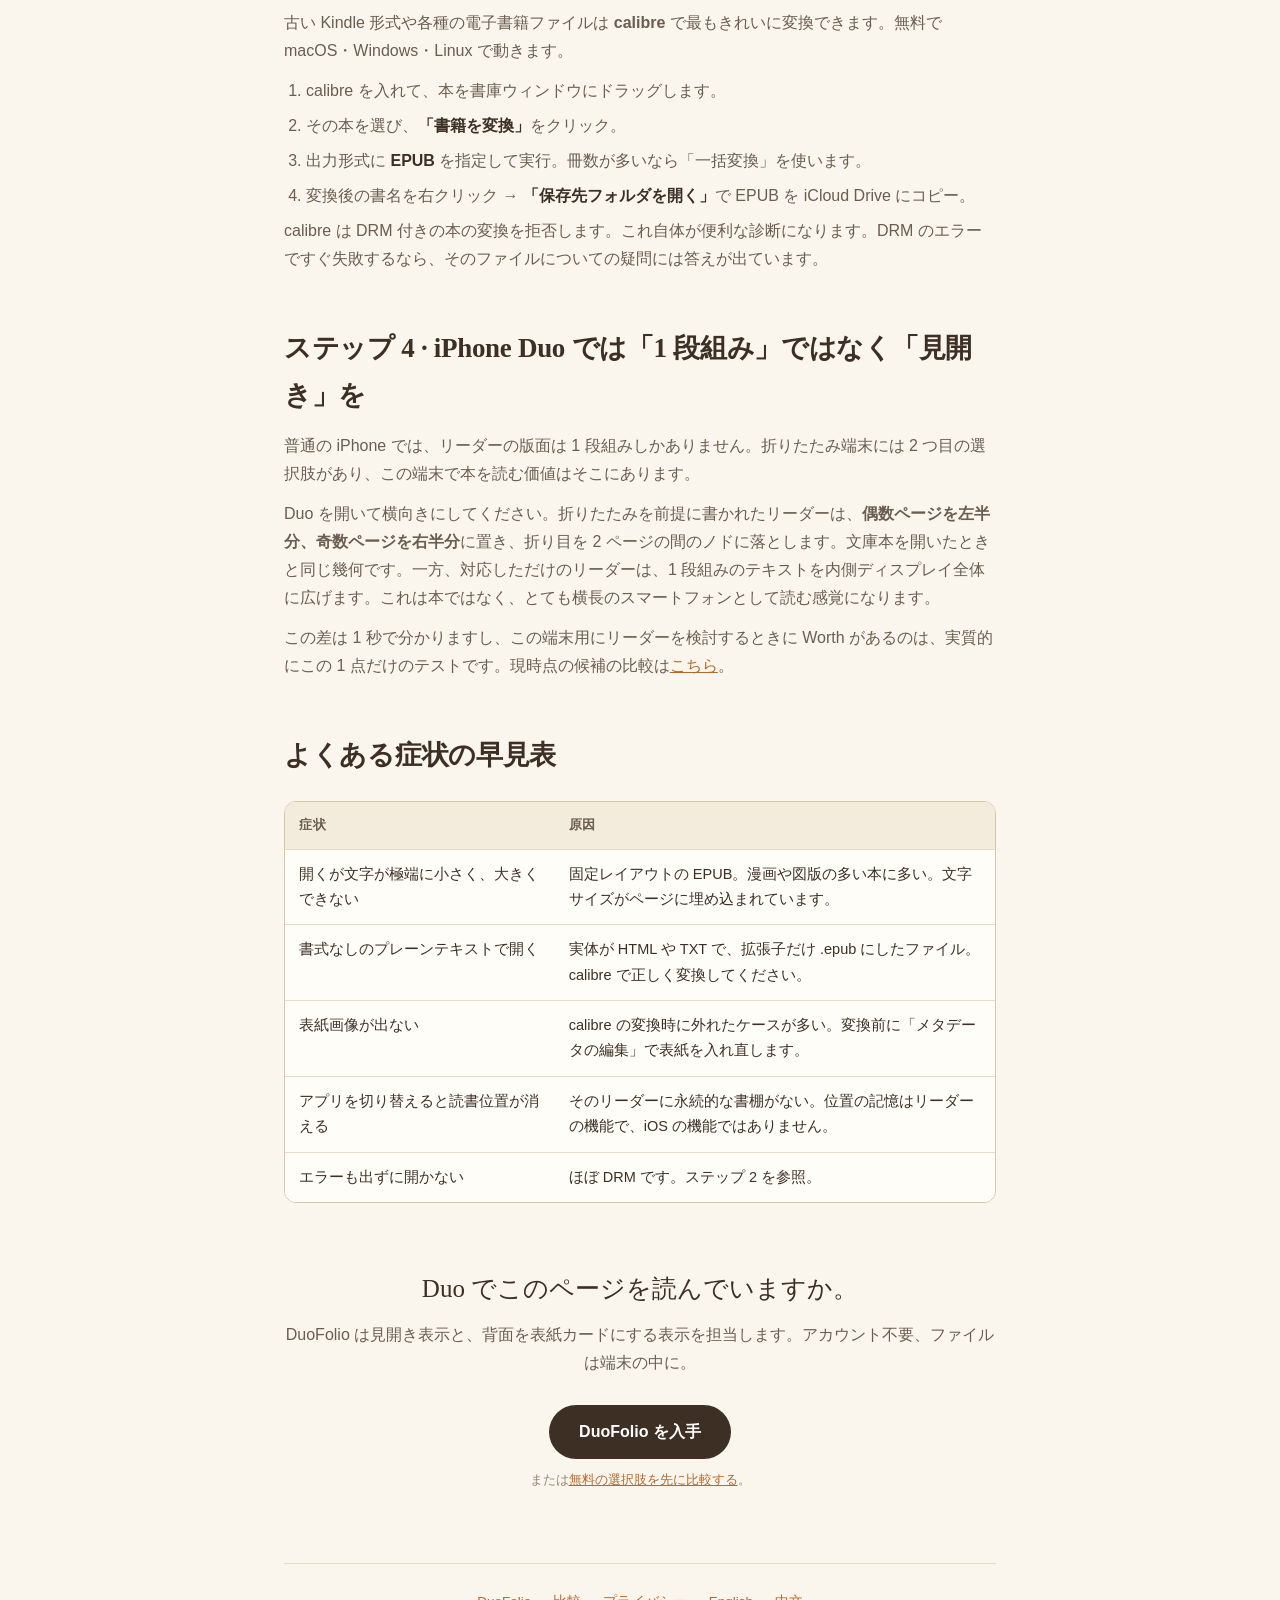
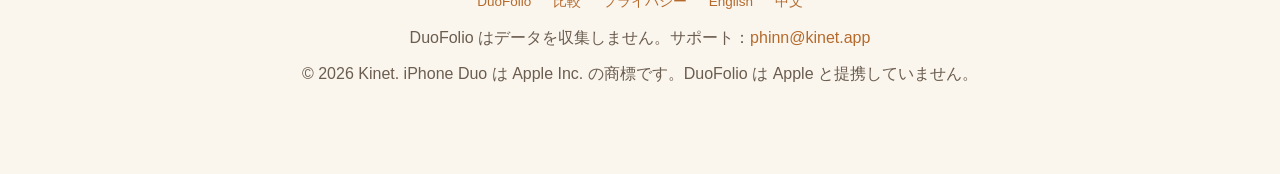
<file: docs/ja/how-to-read-epub.html>
<!DOCTYPE html>
<html lang="ja">
<head>
<meta charset="UTF-8">
<meta name="viewport" content="width=device-width, initial-scale=1.0">
<title>iPhone で EPUB を読む方法（2026年版・DRM の落とし穴つき）</title>
<meta name="description" content="EPUB を iPhone に入れて読む手順を順番に。iPhone Duo で見開き表示にする方法、calibre で MOBI / AZW3 を EPUB に変換する方法、そして DRM 付きの Kindle 本が開かない理由。">
<link rel="canonical" href="https://phinn.github.io/DuoFolio/ja/how-to-read-epub.html">
<link rel="alternate" hreflang="ja" href="https://phinn.github.io/DuoFolio/ja/how-to-read-epub.html">
<link rel="alternate" hreflang="en" href="https://phinn.github.io/DuoFolio/how-to-read-epub.html">
<link rel="alternate" hreflang="zh-Hans" href="https://phinn.github.io/DuoFolio/zh/how-to-read-epub.html">

<meta property="og:type" content="article">
<meta property="og:site_name" content="DuoFolio">
<meta property="og:title" content="iPhone で EPUB を読む方法">
<meta property="og:description" content="端末に本を入れて、折りたたみで見開きにするまで。ほとんどの解説が飛ばす DRM の話も。">
<meta property="og:image" content="https://phinn.github.io/DuoFolio/screenshots/reading.png">
<meta property="og:url" content="https://phinn.github.io/DuoFolio/ja/how-to-read-epub.html">

<link rel="stylesheet" href="../assets/site.css">
<script type="application/ld+json">
{
  "@context": "https://schema.org",
  "@type": "HowTo",
  "name": "iPhone で EPUB を読む方法",
  "description": "EPUB を iPhone に取り込み、リーダーで開く手順。iPhone Duo での見開き表示まで。",
  "totalTime": "PT5M",
  "inLanguage": "ja",
  "datePublished": "2026-11-16",
  "dateModified": "2026-11-16",
  "step": [
    { "@type": "HowToStep", "name": "まず端末から見える場所にファイルを置く", "text": "iCloud Drive に入れるか、AirDrop・メール・メッセージで自分に送ります。どの経路も最後は「ファイル」アプリに集まります。" },
    { "@type": "HowToStep", "name": "プレビューではなくリーダーで開く", "text": "「ファイル」で EPUB をタップするとプレビューが開くだけです。共有メニューからリーダーに渡すか、リーダー側の書棚画面から取り込みます。" },
    { "@type": "HowToStep", "name": "DRM の有無を先に確認する", "text": "Kindle・Kobo・Google Play で買った EPUB は DRM で暗号化されており、第三者のリーダーでは開けません。Project Gutenberg や Standard Ebooks、多くの独立系出版社の本は DRM なしです。" },
    { "@type": "HowToStep", "name": "calibre で他の形式から変換する", "text": "MOBI・AZW3 などの形式は、パソコンの calibre で EPUB に変換できます。書籍を追加 → 書籍を変換 → 出力形式に EPUB を指定 → できたファイルを iCloud Drive へ。" },
    { "@type": "HowToStep", "name": "iPhone Duo では横にして見開きにする", "text": "折りたたみに対応したリーダーなら、偶数ページが左半分、奇数ページが右半分に配置され、折り目がノドの位置に来ます。" }
  ]
}
</script>
</head>
<body>

<nav class="nav">
  <div class="nav-in">
    <a class="brand" href="./">DuoFolio</a>
    <a class="link" href="reading-apps.html">リーダー比較</a>
    <a class="link hide-sm" href="how-to-read-epub.html">EPUB の入れ方</a>
    <span class="spacer"></span>
    <a class="lang" href="../how-to-read-epub.html">EN</a>
    <a class="lang" href="../zh/how-to-read-epub.html">中文</a>
  </div>
</nav>

<div class="wrap">

  <p style="font-size:13px;color:var(--ink-faint);letter-spacing:.04em;text-transform:uppercase">ガイド · 2026 年 11 月 16 日更新</p>
  <h1 class="serif" style="font-size:37px;line-height:1.25;margin:10px 0 18px;letter-spacing:-0.4px">iPhone で EPUB を読む方法</h1>

  <p class="lead-p">iPhone で EPUB を読むこと自体は問題なくできます。つまずくのはたいてい次の 3 つのどれかです。ファイルが端末から見える場所に届いていない、実は DRM でロックされている、あるいはそもそも本物の EPUB ではない。</p>

  <p>この 3 つを順に片づけてから、折りたたみ端末ならではの最後の一手、細長い 1 段組みではなく本物の見開きで開かせる方法を扱います。</p>

  <h2 class="serif" style="margin-top:44px">ステップ 1 · 端末から見える場所に置く</h2>
  <p>どの経路も最後は同じ場所に集まります。<strong>「ファイル」アプリ</strong>です。いちばん面倒でないものを選んでください。</p>
  <ul>
    <li><strong>iCloud Drive</strong> — Mac や PC で iCloud Drive に EPUB を入れると、iPhone の「ファイル → iCloud Drive」に出てきます。まとめて入れるならこれ。</li>
    <li><strong>AirDrop</strong> — Mac でファイルを右クリック → 共有 → AirDrop。iPhone 側で開くアプリをすぐ尋ねられます。</li>
    <li><strong>自分宛にメールかメッセージ</strong> — 添付をタップし、共有アイコンから「ファイルに保存」。</li>
    <li><strong>Safari で直接ダウンロード</strong> — 共有メニューに渡るので、その場で開かず「ファイルに保存」を選びます。</li>
  </ul>

  <div class="callout">
    <p><strong>いちばん多いつまずき：</strong>「ファイル」で EPUB をタップして開くのは<em>プレビュー</em>で、リーダーではありません。書棚も、読書位置の記憶も、組版の設定もありません。だから「iPhone ではうまく読めない」という結論になります。共有メニューからリーダーに渡すのが正解です。</p>
  </div>

  <h2 class="serif" style="margin-top:52px">ステップ 2 · DRM の有無を確認する</h2>
  <p>ほとんどの解説が飛ばす部分で、「アプリが本を開かない」という不満の大きな部分を占めます。</p>
  <p><strong>Kindle（Amazon）、Kobo、Google Play</strong> で購入した EPUB には DRM がかかっています。販売元のソフトだけが復号できる形で暗号化されており、iOS の第三者のリーダーはそれを解除できませんし、許されてもいません。これらのストアで買った本なら、答えは専用アプリであって、より高性能なリーダーではありません。</p>
  <p>どこでも開ける本：</p>
  <ul>
    <li><strong>Project Gutenberg</strong> — パブリックドメイン。EPUB のダウンロードは 1 クリック。</li>
    <li><strong>Standard Ebooks</strong> — こちらもパブリックドメインですが、組版が専門的で、商用 EPUB より源ファイルの質が高いことが多いです。</li>
    <li>多くの<strong>独立系出版社</strong>と著者直販の本は DRM なしで配られることが多い。</li>
    <li>自分で書いた文書を書き出したもの。</li>
  </ul>
  <p>素早い判定法：EPUB は実体が ZIP アーカイブです。パソコンで拡張子を <code>.zip</code> に変えて開いてみてください。開けて <code>META-INF</code> フォルダが見えれば DRM なしで構造も正常、開けなければロックされています。</p>

  <h2 class="serif" style="margin-top:52px">ステップ 3 · calibre で MOBI / AZW3 / PDF を変換する</h2>
  <p>古い Kindle 形式や各種の電子書籍ファイルは <strong>calibre</strong> で最もきれいに変換できます。無料で macOS・Windows・Linux で動きます。</p>
  <ol>
    <li>calibre を入れて、本を書庫ウィンドウにドラッグします。</li>
    <li>その本を選び、<strong>「書籍を変換」</strong>をクリック。</li>
    <li>出力形式に <strong>EPUB</strong> を指定して実行。冊数が多いなら「一括変換」を使います。</li>
    <li>変換後の書名を右クリック → <strong>「保存先フォルダを開く」</strong>で EPUB を iCloud Drive にコピー。</li>
  </ol>
  <p>calibre は DRM 付きの本の変換を拒否します。これ自体が便利な診断になります。DRM のエラーですぐ失敗するなら、そのファイルについての疑問には答えが出ています。</p>

  <h2 class="serif" style="margin-top:52px">ステップ 4 · iPhone Duo では「1 段組み」ではなく「見開き」を</h2>
  <p>普通の iPhone では、リーダーの版面は 1 段組みしかありません。折りたたみ端末には 2 つ目の選択肢があり、この端末で本を読む価値はそこにあります。</p>
  <p>Duo を開いて横向きにしてください。折りたたみを前提に書かれたリーダーは、<strong>偶数ページを左半分、奇数ページを右半分</strong>に置き、折り目を 2 ページの間のノドに落とします。文庫本を開いたときと同じ幾何です。一方、対応しただけのリーダーは、1 段組みのテキストを内側ディスプレイ全体に広げます。これは本ではなく、とても横長のスマートフォンとして読む感覚になります。</p>
  <p>この差は 1 秒で分かりますし、この端末用にリーダーを検討するときに Worth があるのは、実質的にこの 1 点だけのテストです。現時点の候補の比較は<a href="reading-apps.html">こちら</a>。</p>

  <h2 class="serif" style="margin-top:52px">よくある症状の早見表</h2>
  <div class="table-wrap">
    <table>
      <thead><tr><th style="width:38%">症状</th><th>原因</th></tr></thead>
      <tbody>
        <tr><td>開くが文字が極端に小さく、大きくできない</td><td>固定レイアウトの EPUB。漫画や図版の多い本に多い。文字サイズがページに埋め込まれています。</td></tr>
        <tr><td>書式なしのプレーンテキストで開く</td><td>実体が HTML や TXT で、拡張子だけ .epub にしたファイル。calibre で正しく変換してください。</td></tr>
        <tr><td>表紙画像が出ない</td><td>calibre の変換時に外れたケースが多い。変換前に「メタデータの編集」で表紙を入れ直します。</td></tr>
        <tr><td>アプリを切り替えると読書位置が消える</td><td>そのリーダーに永続的な書棚がない。位置の記憶はリーダーの機能で、iOS の機能ではありません。</td></tr>
        <tr><td>エラーも出ずに開かない</td><td>ほぼ DRM です。ステップ 2 を参照。</td></tr>
      </tbody>
    </table>
  </div>

  <div class="cta">
    <div class="serif">Duo でこのページを読んでいますか。</div>
    <p style="margin-top:10px">DuoFolio は見開き表示と、背面を表紙カードにする表示を担当します。アカウント不要、ファイルは端末の中に。</p>
    <br>
    <a class="btn" href="https://apps.apple.com/app/id6823855712">DuoFolio を入手</a>
    <div class="btn-note">または<a href="reading-apps.html">無料の選択肢を先に比較する</a>。</div>
  </div>

  <footer>
    <div class="links">
      <a href="./">DuoFolio</a>
      <a href="reading-apps.html">比較</a>
      <a href="../privacy.html">プライバシー</a>
      <a href="../how-to-read-epub.html">English</a>
      <a href="../zh/how-to-read-epub.html">中文</a>
    </div>
    <p>DuoFolio はデータを収集しません。サポート：<a href="mailto:phinn@kinet.app">phinn@kinet.app</a></p>
    <p style="margin-top:8px">© 2026 Kinet. iPhone Duo は Apple Inc. の商標です。DuoFolio は Apple と提携していません。</p>
  </footer>

</div>
</body>
</html>
</file>
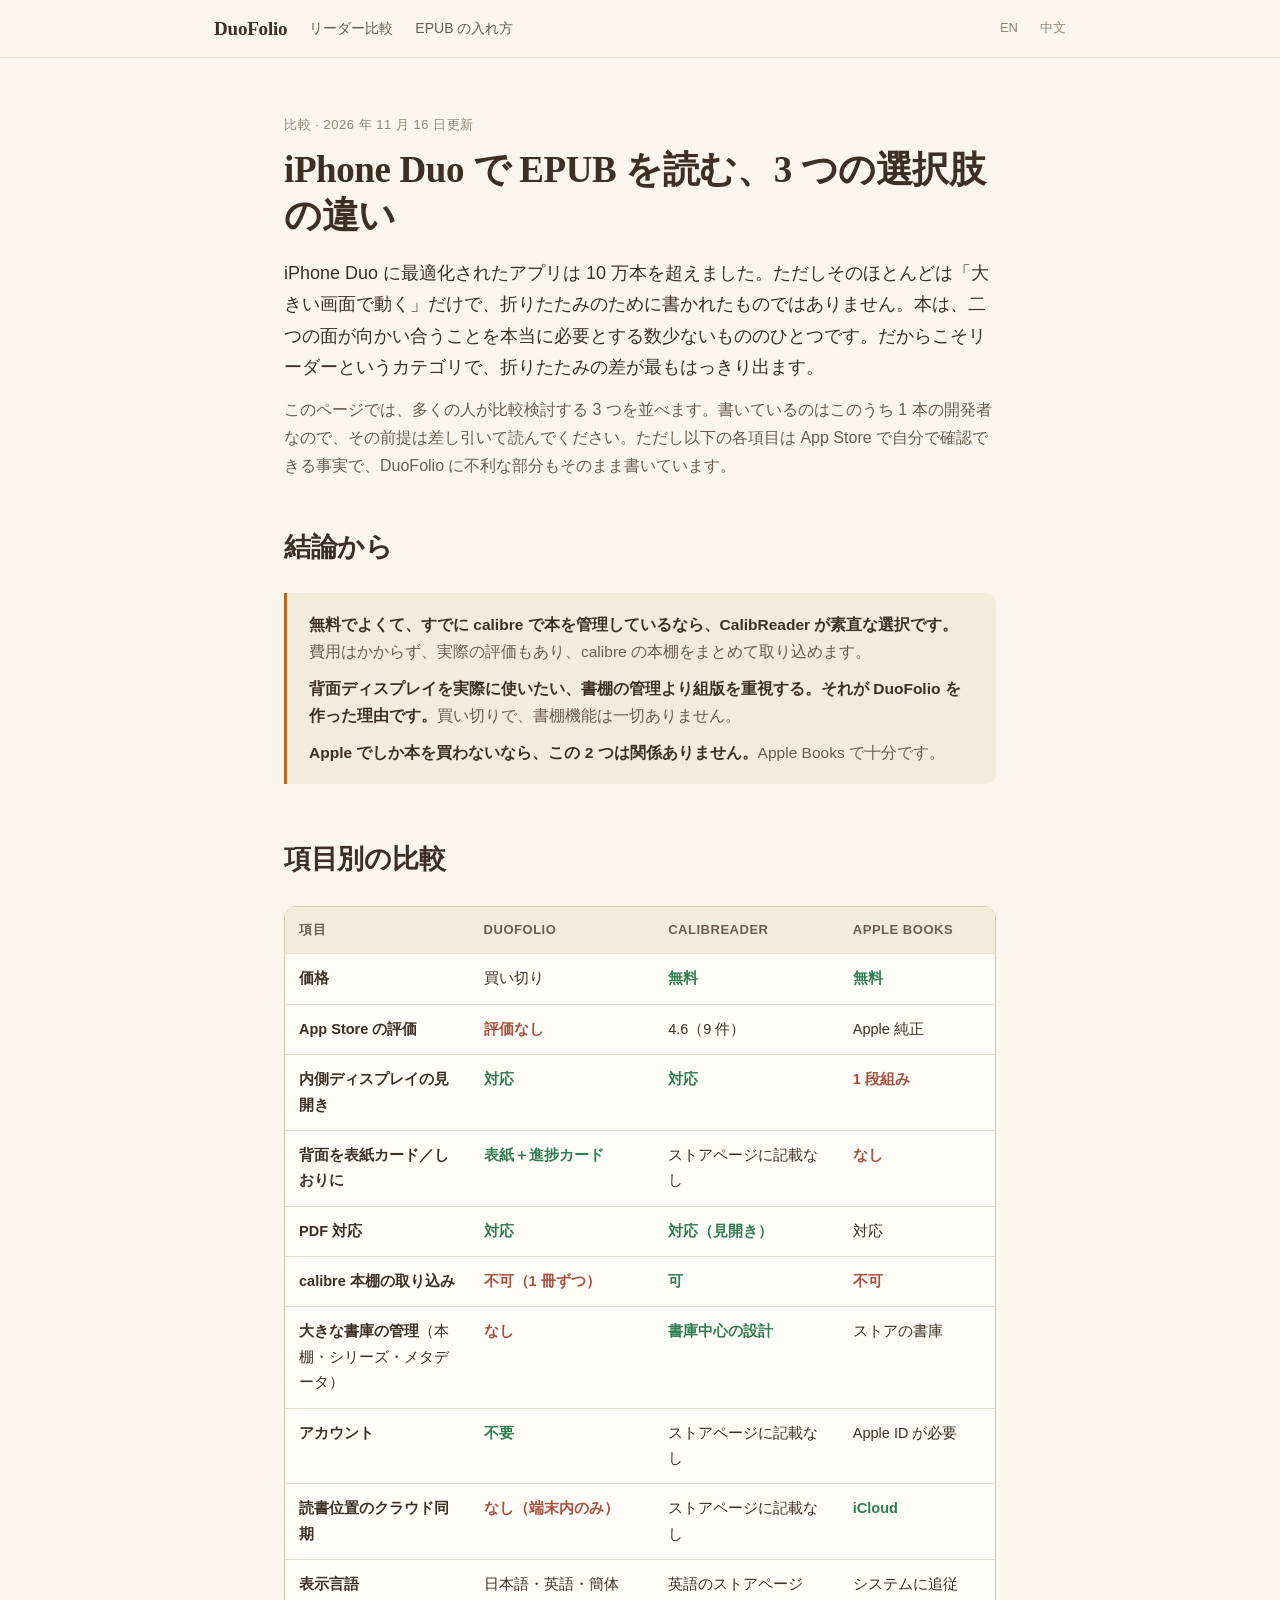
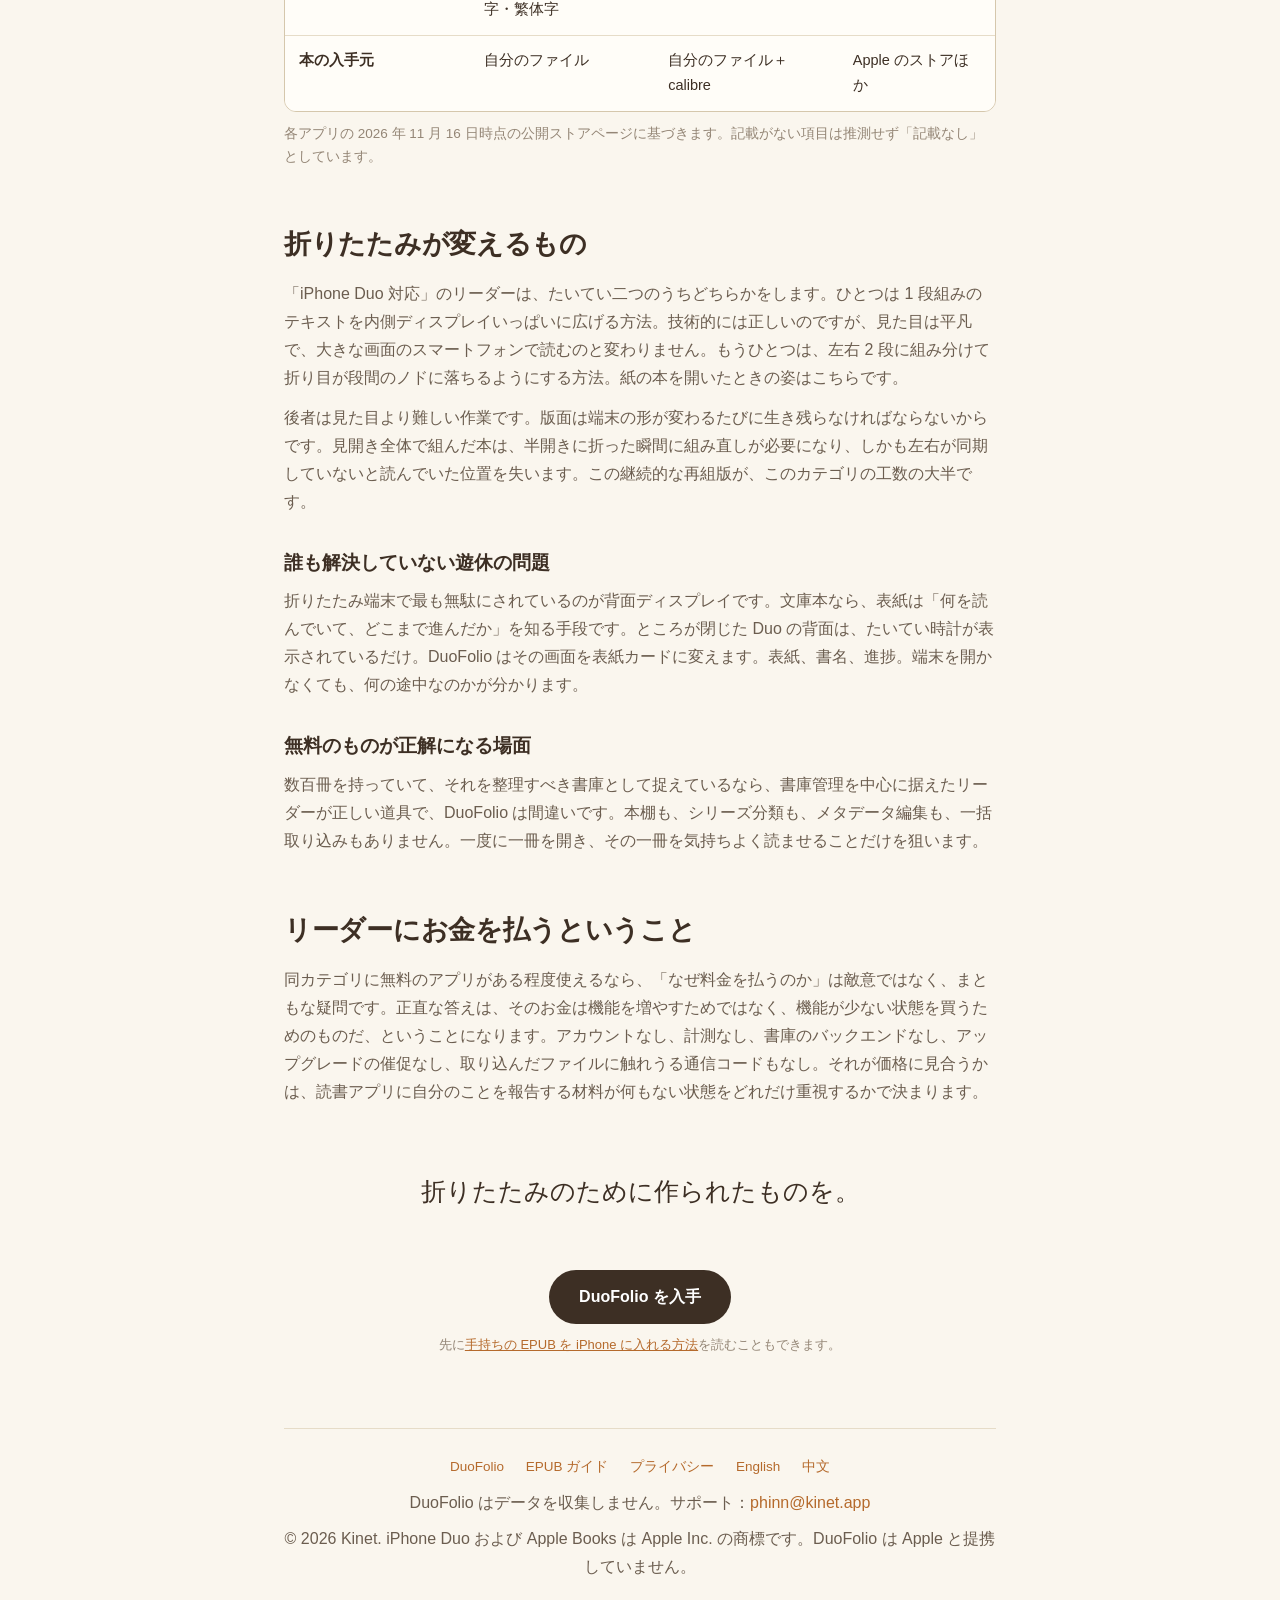
<file: docs/ja/reading-apps.html>
<!DOCTYPE html>
<html lang="ja">
<head>
<meta charset="UTF-8">
<meta name="viewport" content="width=device-width, initial-scale=1.0">
<title>iPhone Duo のリーダー比較：DuoFolio・CalibReader・Apple Books</title>
<meta name="description" content="折りたたみ iPhone で EPUB を読む 3 つの選択肢を比較。それぞれが折りたたみをどう使っているか、価格と評価、取り込み方法、そして無料のものを選ぶべき場面まで正直にまとめました。">
<link rel="canonical" href="https://phinn.github.io/DuoFolio/ja/reading-apps.html">
<link rel="alternate" hreflang="ja" href="https://phinn.github.io/DuoFolio/ja/reading-apps.html">
<link rel="alternate" hreflang="en" href="https://phinn.github.io/DuoFolio/reading-apps.html">
<link rel="alternate" hreflang="zh-Hans" href="https://phinn.github.io/DuoFolio/zh/reading-apps.html">

<meta property="og:type" content="article">
<meta property="og:site_name" content="DuoFolio">
<meta property="og:title" content="iPhone Duo のリーダー比較">
<meta property="og:description" content="DuoFolio・CalibReader・Apple Books。折りたたみに対して何をしているか、無料を選ぶべき場面はどこか。">
<meta property="og:image" content="https://phinn.github.io/DuoFolio/screenshots/hero-spread.png">
<meta property="og:url" content="https://phinn.github.io/DuoFolio/ja/reading-apps.html">

<link rel="stylesheet" href="../assets/site.css">
<script type="application/ld+json">
{
  "@context": "https://schema.org",
  "@type": "Article",
  "headline": "iPhone Duo のリーダー比較：DuoFolio・CalibReader・Apple Books",
  "description": "折りたたみ iPhone で EPUB を読む 3 つの選択肢。無料のものを選ぶべきケースも含めた比較。",
  "datePublished": "2026-11-16",
  "dateModified": "2026-11-16",
  "inLanguage": "ja",
  "author": { "@type": "Organization", "name": "Kinet" },
  "publisher": { "@type": "Organization", "name": "Kinet" }
}
</script>
</head>
<body>

<nav class="nav">
  <div class="nav-in">
    <a class="brand" href="./">DuoFolio</a>
    <a class="link" href="reading-apps.html">リーダー比較</a>
    <a class="link hide-sm" href="how-to-read-epub.html">EPUB の入れ方</a>
    <span class="spacer"></span>
    <a class="lang" href="../reading-apps.html">EN</a>
    <a class="lang" href="../zh/reading-apps.html">中文</a>
  </div>
</nav>

<div class="wrap">

  <p style="font-size:13px;color:var(--ink-faint);letter-spacing:.04em;text-transform:uppercase">比較 · 2026 年 11 月 16 日更新</p>
  <h1 class="serif" style="font-size:37px;line-height:1.25;margin:10px 0 18px;letter-spacing:-0.4px">iPhone Duo で EPUB を読む、3 つの選択肢の違い</h1>

  <p class="lead-p">iPhone Duo に最適化されたアプリは 10 万本を超えました。ただしそのほとんどは「大きい画面で動く」だけで、折りたたみのために書かれたものではありません。本は、二つの面が向かい合うことを本当に必要とする数少ないもののひとつです。だからこそリーダーというカテゴリで、折りたたみの差が最もはっきり出ます。</p>

  <p>このページでは、多くの人が比較検討する 3 つを並べます。書いているのはこのうち 1 本の開発者なので、その前提は差し引いて読んでください。ただし以下の各項目は App Store で自分で確認できる事実で、DuoFolio に不利な部分もそのまま書いています。</p>

  <h2 class="serif" style="margin-top:44px">結論から</h2>
  <div class="callout">
    <p><strong>無料でよくて、すでに calibre で本を管理しているなら、CalibReader が素直な選択です。</strong>費用はかからず、実際の評価もあり、calibre の本棚をまとめて取り込めます。</p>
    <p style="margin-top:10px"><strong>背面ディスプレイを実際に使いたい、書棚の管理より組版を重視する。それが DuoFolio を作った理由です。</strong>買い切りで、書棚機能は一切ありません。</p>
    <p style="margin-top:10px"><strong>Apple でしか本を買わないなら、この 2 つは関係ありません。</strong>Apple Books で十分です。</p>
  </div>

  <h2 class="serif" style="margin-top:52px">項目別の比較</h2>
  <div class="table-wrap">
    <table>
      <thead>
        <tr>
          <th style="width:26%">項目</th>
          <th style="width:26%">DuoFolio</th>
          <th style="width:26%">CalibReader</th>
          <th style="width:22%">Apple Books</th>
        </tr>
      </thead>
      <tbody>
        <tr><td><strong>価格</strong></td><td>買い切り</td><td class="yes">無料</td><td class="yes">無料</td></tr>
        <tr><td><strong>App Store の評価</strong></td><td class="no">評価なし</td><td>4.6（9 件）</td><td>Apple 純正</td></tr>
        <tr><td><strong>内側ディスプレイの見開き</strong></td><td class="yes">対応</td><td class="yes">対応</td><td class="no">1 段組み</td></tr>
        <tr><td><strong>背面を表紙カード／しおりに</strong></td><td class="yes">表紙＋進捗カード</td><td>ストアページに記載なし</td><td class="no">なし</td></tr>
        <tr><td><strong>PDF 対応</strong></td><td class="yes">対応</td><td class="yes">対応（見開き）</td><td>対応</td></tr>
        <tr><td><strong>calibre 本棚の取り込み</strong></td><td class="no">不可（1 冊ずつ）</td><td class="yes">可</td><td class="no">不可</td></tr>
        <tr><td><strong>大きな書庫の管理</strong>（本棚・シリーズ・メタデータ）</td><td class="no">なし</td><td class="yes">書庫中心の設計</td><td>ストアの書庫</td></tr>
        <tr><td><strong>アカウント</strong></td><td class="yes">不要</td><td>ストアページに記載なし</td><td>Apple ID が必要</td></tr>
        <tr><td><strong>読書位置のクラウド同期</strong></td><td class="no">なし（端末内のみ）</td><td>ストアページに記載なし</td><td class="yes">iCloud</td></tr>
        <tr><td><strong>表示言語</strong></td><td>日本語・英語・簡体字・繁体字</td><td>英語のストアページ</td><td>システムに追従</td></tr>
        <tr><td><strong>本の入手元</strong></td><td>自分のファイル</td><td>自分のファイル＋calibre</td><td>Apple のストアほか</td></tr>
      </tbody>
    </table>
  </div>
  <p style="font-size:13.5px;color:var(--ink-faint);margin-top:10px">各アプリの 2026 年 11 月 16 日時点の公開ストアページに基づきます。記載がない項目は推測せず「記載なし」としています。</p>

  <h2 class="serif" style="margin-top:52px">折りたたみが変えるもの</h2>

  <p>「iPhone Duo 対応」のリーダーは、たいてい二つのうちどちらかをします。ひとつは 1 段組みのテキストを内側ディスプレイいっぱいに広げる方法。技術的には正しいのですが、見た目は平凡で、大きな画面のスマートフォンで読むのと変わりません。もうひとつは、左右 2 段に組み分けて折り目が段間のノドに落ちるようにする方法。紙の本を開いたときの姿はこちらです。</p>

  <p>後者は見た目より難しい作業です。版面は端末の形が変わるたびに生き残らなければならないからです。見開き全体で組んだ本は、半開きに折った瞬間に組み直しが必要になり、しかも左右が同期していないと読んでいた位置を失います。この継続的な再組版が、このカテゴリの工数の大半です。</p>

  <h3>誰も解決していない遊休の問題</h3>
  <p>折りたたみ端末で最も無駄にされているのが背面ディスプレイです。文庫本なら、表紙は「何を読んでいて、どこまで進んだか」を知る手段です。ところが閉じた Duo の背面は、たいてい時計が表示されているだけ。DuoFolio はその画面を表紙カードに変えます。表紙、書名、進捗。端末を開かなくても、何の途中なのかが分かります。</p>

  <h3>無料のものが正解になる場面</h3>
  <p>数百冊を持っていて、それを整理すべき書庫として捉えているなら、書庫管理を中心に据えたリーダーが正しい道具で、DuoFolio は間違いです。本棚も、シリーズ分類も、メタデータ編集も、一括取り込みもありません。一度に一冊を開き、その一冊を気持ちよく読ませることだけを狙います。</p>

  <h2 class="serif" style="margin-top:52px">リーダーにお金を払うということ</h2>
  <p>同カテゴリに無料のアプリがある程度使えるなら、「なぜ料金を払うのか」は敵意ではなく、まともな疑問です。正直な答えは、そのお金は機能を増やすためではなく、機能が少ない状態を買うためのものだ、ということになります。アカウントなし、計測なし、書庫のバックエンドなし、アップグレードの催促なし、取り込んだファイルに触れうる通信コードもなし。それが価格に見合うかは、読書アプリに自分のことを報告する材料が何もない状態をどれだけ重視するかで決まります。</p>

  <div class="cta">
    <div class="serif">折りたたみのために作られたものを。</div>
    <br><br>
    <a class="btn" href="https://apps.apple.com/app/id6823855712">DuoFolio を入手</a>
    <div class="btn-note">先に<a href="how-to-read-epub.html">手持ちの EPUB を iPhone に入れる方法</a>を読むこともできます。</div>
  </div>

  <footer>
    <div class="links">
      <a href="./">DuoFolio</a>
      <a href="how-to-read-epub.html">EPUB ガイド</a>
      <a href="../privacy.html">プライバシー</a>
      <a href="../reading-apps.html">English</a>
      <a href="../zh/reading-apps.html">中文</a>
    </div>
    <p>DuoFolio はデータを収集しません。サポート：<a href="mailto:phinn@kinet.app">phinn@kinet.app</a></p>
    <p style="margin-top:8px">© 2026 Kinet. iPhone Duo および Apple Books は Apple Inc. の商標です。DuoFolio は Apple と提携していません。</p>
  </footer>

</div>
</body>
</html>
</file>
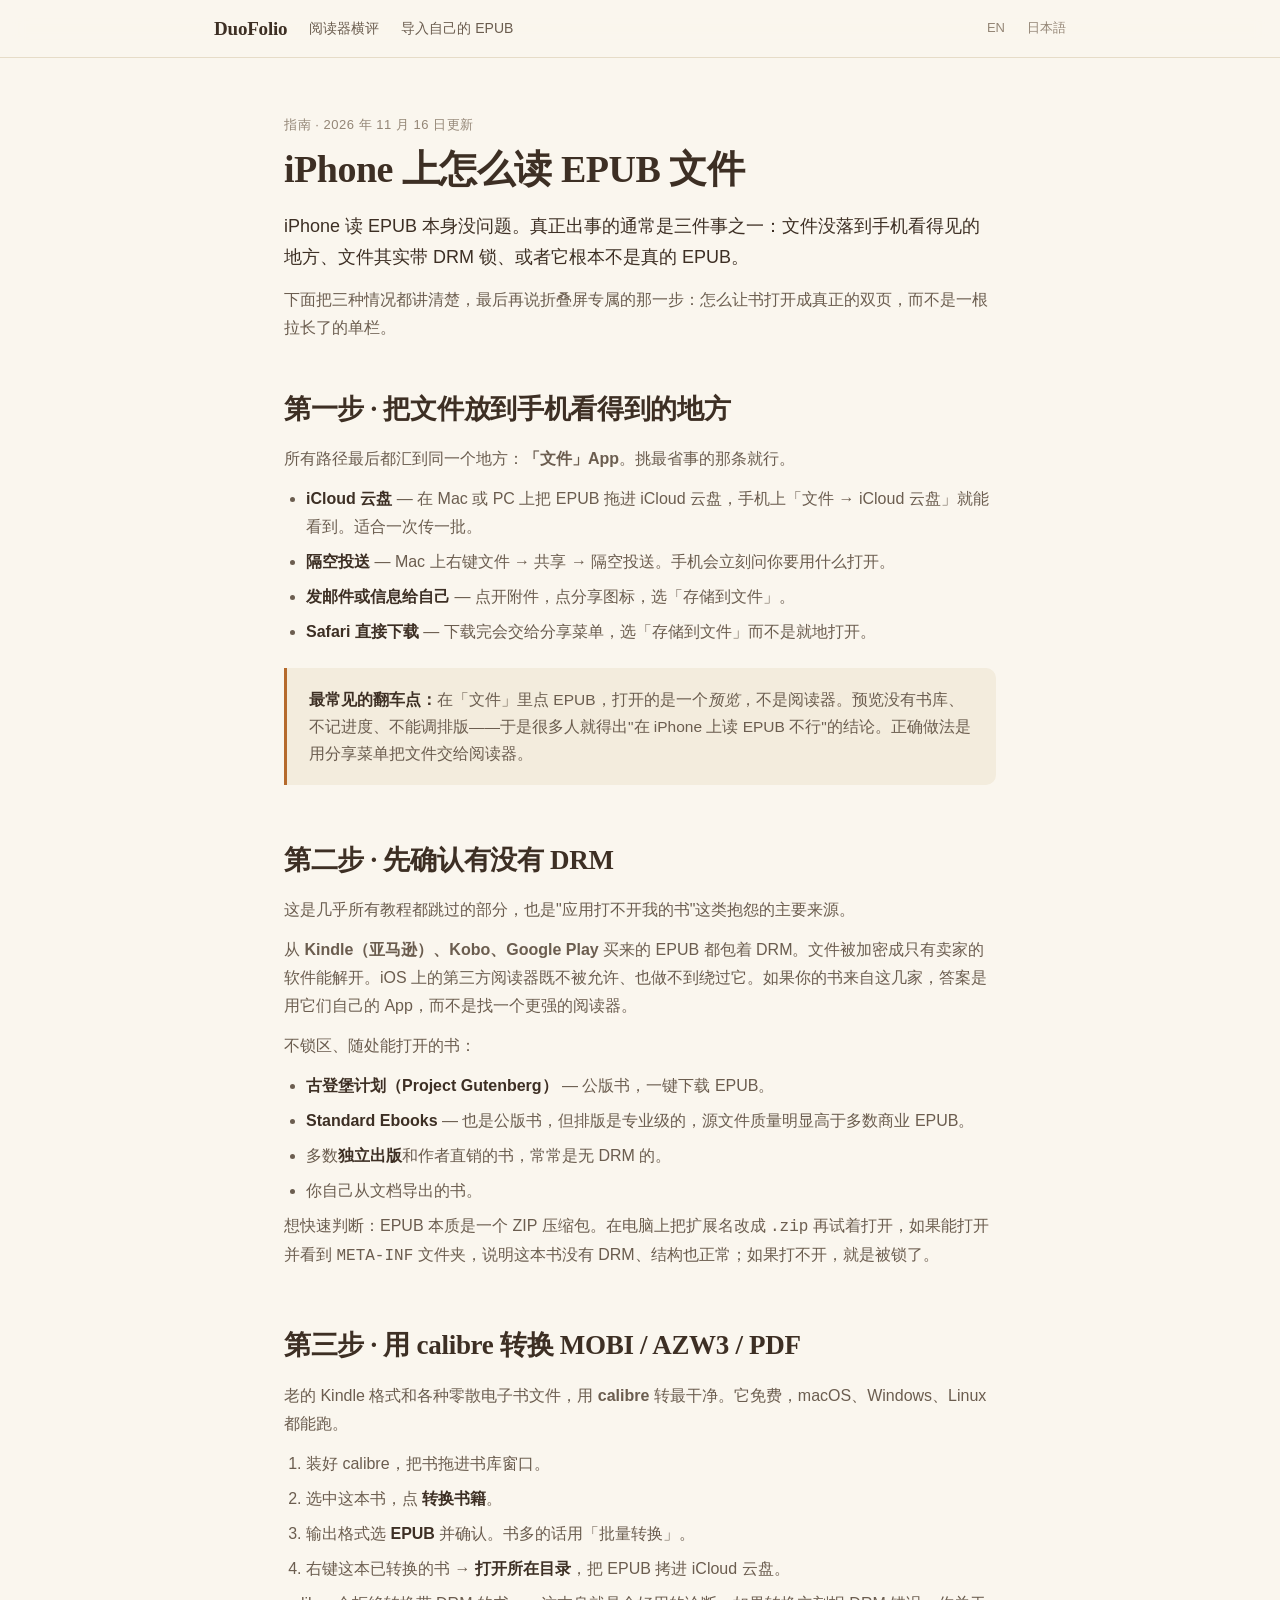
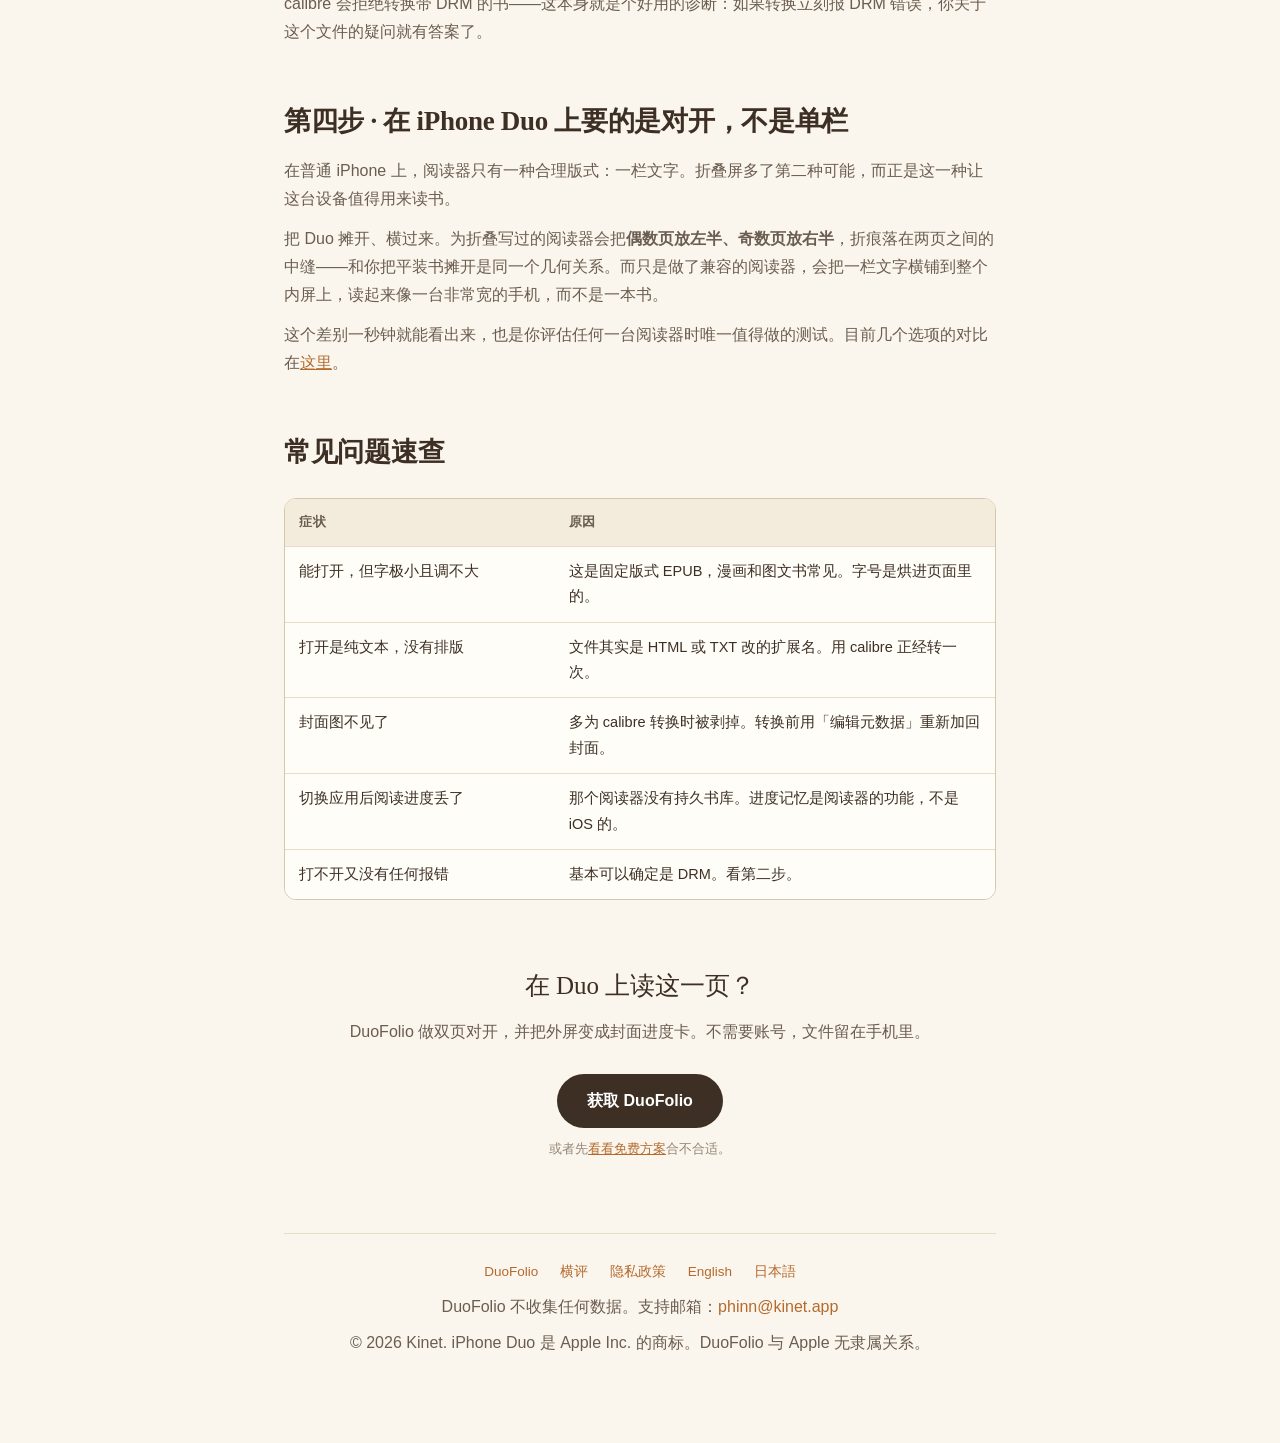
<file: docs/zh/how-to-read-epub.html>
<!DOCTYPE html>
<html lang="zh-Hans">
<head>
<meta charset="UTF-8">
<meta name="viewport" content="width=device-width, initial-scale=1.0">
<title>iPhone 上怎么读 EPUB 文件（2026 完整步骤，含 DRM 问题）</title>
<meta name="description" content="分步说明：怎么把 EPUB 传到 iPhone 并正常阅读、怎么在 iPhone Duo 上读成双页对开、怎么用 calibre 把 MOBI / AZW3 转成 EPUB，以及为什么带 DRM 的 Kindle 书打不开。">
<link rel="canonical" href="https://phinn.github.io/DuoFolio/zh/how-to-read-epub.html">
<link rel="alternate" hreflang="zh-Hans" href="https://phinn.github.io/DuoFolio/zh/how-to-read-epub.html">
<link rel="alternate" hreflang="en" href="https://phinn.github.io/DuoFolio/how-to-read-epub.html">
<link rel="alternate" hreflang="ja" href="https://phinn.github.io/DuoFolio/ja/how-to-read-epub.html">

<meta property="og:type" content="article">
<meta property="og:site_name" content="DuoFolio">
<meta property="og:title" content="iPhone 上怎么读 EPUB 文件">
<meta property="og:description" content="把书弄进手机、在折叠屏上读成双页，以及几乎所有教程都不提的 DRM 问题。">
<meta property="og:image" content="https://phinn.github.io/DuoFolio/screenshots/reading.png">
<meta property="og:url" content="https://phinn.github.io/DuoFolio/zh/how-to-read-epub.html">

<link rel="stylesheet" href="../assets/site.css">
<script type="application/ld+json">
{
  "@context": "https://schema.org",
  "@type": "HowTo",
  "name": "iPhone 上怎么读 EPUB 文件",
  "description": "把 EPUB 传到 iPhone 并用阅读器正常打开，包括在 iPhone Duo 上读成双页对开。",
  "totalTime": "PT5M",
  "inLanguage": "zh-Hans",
  "datePublished": "2026-11-16",
  "dateModified": "2026-11-16",
  "step": [
    { "@type": "HowToStep", "name": "先把文件放到手机看得到的地方", "text": "放进 iCloud 云盘，或用隔空投送、邮件、信息发给自己。所有路径最后都会汇到「文件」App。" },
    { "@type": "HowToStep", "name": "用阅读器打开，而不是用预览", "text": "在「文件」里直接点 EPUB 只会打开预览。要正常阅读，用分享菜单选择阅读器，或在阅读器自己的书库里导入。" },
    { "@type": "HowToStep", "name": "先确认有没有 DRM", "text": "从 Kindle、Kobo、Google Play 买来的 EPUB 带 DRM 加密，任何第三方阅读器都打不开。古登堡计划、Standard Ebooks 以及多数独立出版的书通常没有 DRM。" },
    { "@type": "HowToStep", "name": "用 calibre 转换其他格式", "text": "MOBI、AZW3 以及更老的格式可以用电脑上的 calibre 转成 EPUB：添加书籍 → 转换书籍 → 输出格式选 EPUB → 把结果拷进 iCloud 云盘。" },
    { "@type": "HowToStep", "name": "在 iPhone Duo 上横过来读成对开", "text": "支持折叠的阅读器会把偶数页放在左半、奇数页放在右半，折痕落在两页之间的中缝上。" }
  ]
}
</script>
</head>
<body>

<nav class="nav">
  <div class="nav-in">
    <a class="brand" href="./">DuoFolio</a>
    <a class="link" href="reading-apps.html">阅读器横评</a>
    <a class="link hide-sm" href="how-to-read-epub.html">导入自己的 EPUB</a>
    <span class="spacer"></span>
    <a class="lang" href="../how-to-read-epub.html">EN</a>
    <a class="lang" href="../ja/how-to-read-epub.html">日本語</a>
  </div>
</nav>

<div class="wrap">

  <p style="font-size:13px;color:var(--ink-faint);letter-spacing:.04em;text-transform:uppercase">指南 · 2026 年 11 月 16 日更新</p>
  <h1 class="serif" style="font-size:38px;line-height:1.2;margin:10px 0 18px;letter-spacing:-0.5px">iPhone 上怎么读 EPUB 文件</h1>

  <p class="lead-p">iPhone 读 EPUB 本身没问题。真正出事的通常是三件事之一：文件没落到手机看得见的地方、文件其实带 DRM 锁、或者它根本不是真的 EPUB。</p>

  <p>下面把三种情况都讲清楚，最后再说折叠屏专属的那一步：怎么让书打开成真正的双页，而不是一根拉长了的单栏。</p>

  <h2 class="serif" style="margin-top:44px">第一步 · 把文件放到手机看得到的地方</h2>
  <p>所有路径最后都汇到同一个地方：<strong>「文件」App</strong>。挑最省事的那条就行。</p>
  <ul>
    <li><strong>iCloud 云盘</strong> — 在 Mac 或 PC 上把 EPUB 拖进 iCloud 云盘，手机上「文件 → iCloud 云盘」就能看到。适合一次传一批。</li>
    <li><strong>隔空投送</strong> — Mac 上右键文件 → 共享 → 隔空投送。手机会立刻问你要用什么打开。</li>
    <li><strong>发邮件或信息给自己</strong> — 点开附件，点分享图标，选「存储到文件」。</li>
    <li><strong>Safari 直接下载</strong> — 下载完会交给分享菜单，选「存储到文件」而不是就地打开。</li>
  </ul>

  <div class="callout">
    <p><strong>最常见的翻车点：</strong>在「文件」里点 EPUB，打开的是一个<em>预览</em>，不是阅读器。预览没有书库、不记进度、不能调排版——于是很多人就得出"在 iPhone 上读 EPUB 不行"的结论。正确做法是用分享菜单把文件交给阅读器。</p>
  </div>

  <h2 class="serif" style="margin-top:52px">第二步 · 先确认有没有 DRM</h2>
  <p>这是几乎所有教程都跳过的部分，也是"应用打不开我的书"这类抱怨的主要来源。</p>
  <p>从 <strong>Kindle（亚马逊）、Kobo、Google Play</strong> 买来的 EPUB 都包着 DRM。文件被加密成只有卖家的软件能解开。iOS 上的第三方阅读器既不被允许、也做不到绕过它。如果你的书来自这几家，答案是用它们自己的 App，而不是找一个更强的阅读器。</p>
  <p>不锁区、随处能打开的书：</p>
  <ul>
    <li><strong>古登堡计划（Project Gutenberg）</strong> — 公版书，一键下载 EPUB。</li>
    <li><strong>Standard Ebooks</strong> — 也是公版书，但排版是专业级的，源文件质量明显高于多数商业 EPUB。</li>
    <li>多数<strong>独立出版</strong>和作者直销的书，常常是无 DRM 的。</li>
    <li>你自己从文档导出的书。</li>
  </ul>
  <p>想快速判断：EPUB 本质是一个 ZIP 压缩包。在电脑上把扩展名改成 <code>.zip</code> 再试着打开，如果能打开并看到 <code>META-INF</code> 文件夹，说明这本书没有 DRM、结构也正常；如果打不开，就是被锁了。</p>

  <h2 class="serif" style="margin-top:52px">第三步 · 用 calibre 转换 MOBI / AZW3 / PDF</h2>
  <p>老的 Kindle 格式和各种零散电子书文件，用 <strong>calibre</strong> 转最干净。它免费，macOS、Windows、Linux 都能跑。</p>
  <ol>
    <li>装好 calibre，把书拖进书库窗口。</li>
    <li>选中这本书，点 <strong>转换书籍</strong>。</li>
    <li>输出格式选 <strong>EPUB</strong> 并确认。书多的话用「批量转换」。</li>
    <li>右键这本已转换的书 → <strong>打开所在目录</strong>，把 EPUB 拷进 iCloud 云盘。</li>
  </ol>
  <p>calibre 会拒绝转换带 DRM 的书——这本身就是个好用的诊断：如果转换立刻报 DRM 错误，你关于这个文件的疑问就有答案了。</p>

  <h2 class="serif" style="margin-top:52px">第四步 · 在 iPhone Duo 上要的是对开，不是单栏</h2>
  <p>在普通 iPhone 上，阅读器只有一种合理版式：一栏文字。折叠屏多了第二种可能，而正是这一种让这台设备值得用来读书。</p>
  <p>把 Duo 摊开、横过来。为折叠写过的阅读器会把<strong>偶数页放左半、奇数页放右半</strong>，折痕落在两页之间的中缝——和你把平装书摊开是同一个几何关系。而只是做了兼容的阅读器，会把一栏文字横铺到整个内屏上，读起来像一台非常宽的手机，而不是一本书。</p>
  <p>这个差别一秒钟就能看出来，也是你评估任何一台阅读器时唯一值得做的测试。目前几个选项的对比在<a href="reading-apps.html">这里</a>。</p>

  <h2 class="serif" style="margin-top:52px">常见问题速查</h2>
  <div class="table-wrap">
    <table>
      <thead><tr><th style="width:38%">症状</th><th>原因</th></tr></thead>
      <tbody>
        <tr><td>能打开，但字极小且调不大</td><td>这是固定版式 EPUB，漫画和图文书常见。字号是烘进页面里的。</td></tr>
        <tr><td>打开是纯文本，没有排版</td><td>文件其实是 HTML 或 TXT 改的扩展名。用 calibre 正经转一次。</td></tr>
        <tr><td>封面图不见了</td><td>多为 calibre 转换时被剥掉。转换前用「编辑元数据」重新加回封面。</td></tr>
        <tr><td>切换应用后阅读进度丢了</td><td>那个阅读器没有持久书库。进度记忆是阅读器的功能，不是 iOS 的。</td></tr>
        <tr><td>打不开又没有任何报错</td><td>基本可以确定是 DRM。看第二步。</td></tr>
      </tbody>
    </table>
  </div>

  <div class="cta">
    <div class="serif">在 Duo 上读这一页？</div>
    <p style="margin-top:10px">DuoFolio 做双页对开，并把外屏变成封面进度卡。不需要账号，文件留在手机里。</p>
    <br>
    <a class="btn" href="https://apps.apple.com/app/id6823855712">获取 DuoFolio</a>
    <div class="btn-note">或者先<a href="reading-apps.html">看看免费方案</a>合不合适。</div>
  </div>

  <footer>
    <div class="links">
      <a href="./">DuoFolio</a>
      <a href="reading-apps.html">横评</a>
      <a href="../privacy.html">隐私政策</a>
      <a href="../how-to-read-epub.html">English</a>
      <a href="../ja/how-to-read-epub.html">日本語</a>
    </div>
    <p>DuoFolio 不收集任何数据。支持邮箱：<a href="mailto:phinn@kinet.app">phinn@kinet.app</a></p>
    <p style="margin-top:8px">© 2026 Kinet. iPhone Duo 是 Apple Inc. 的商标。DuoFolio 与 Apple 无隶属关系。</p>
  </footer>

</div>
</body>
</html>
</file>
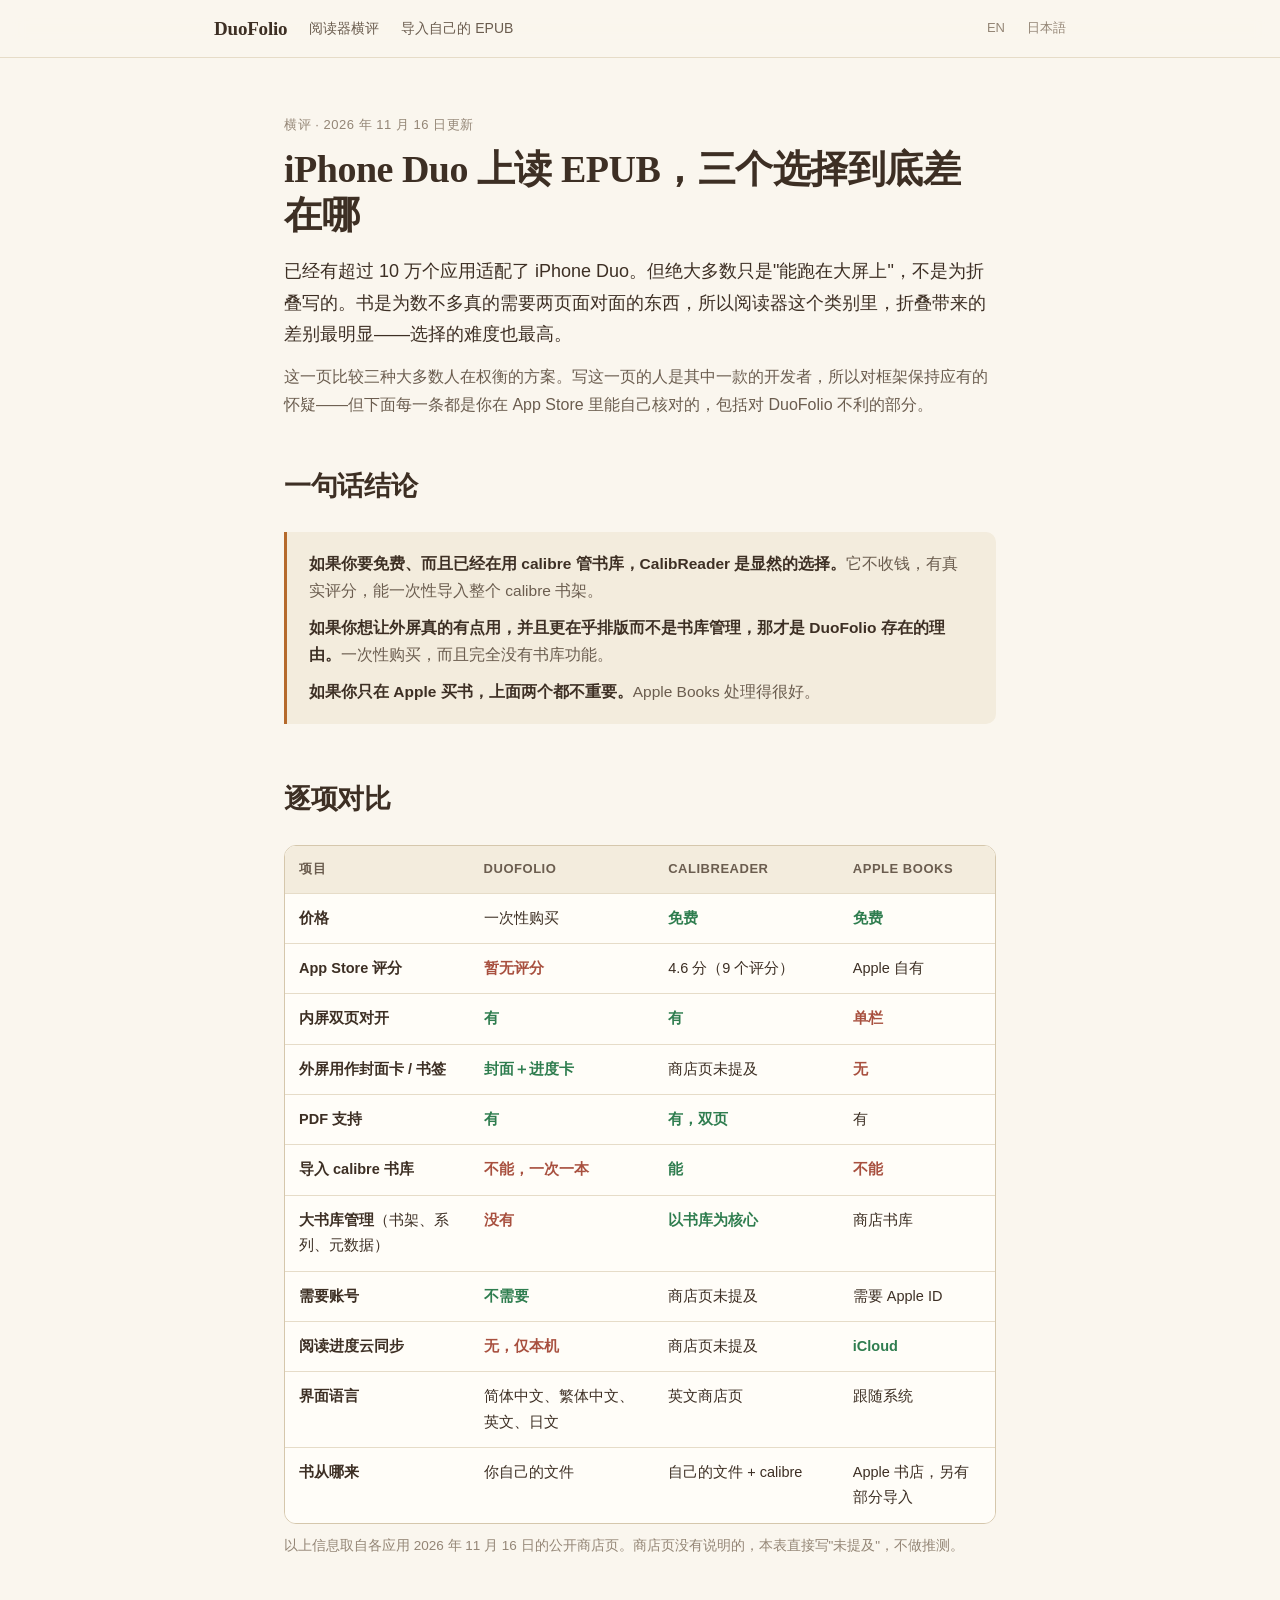
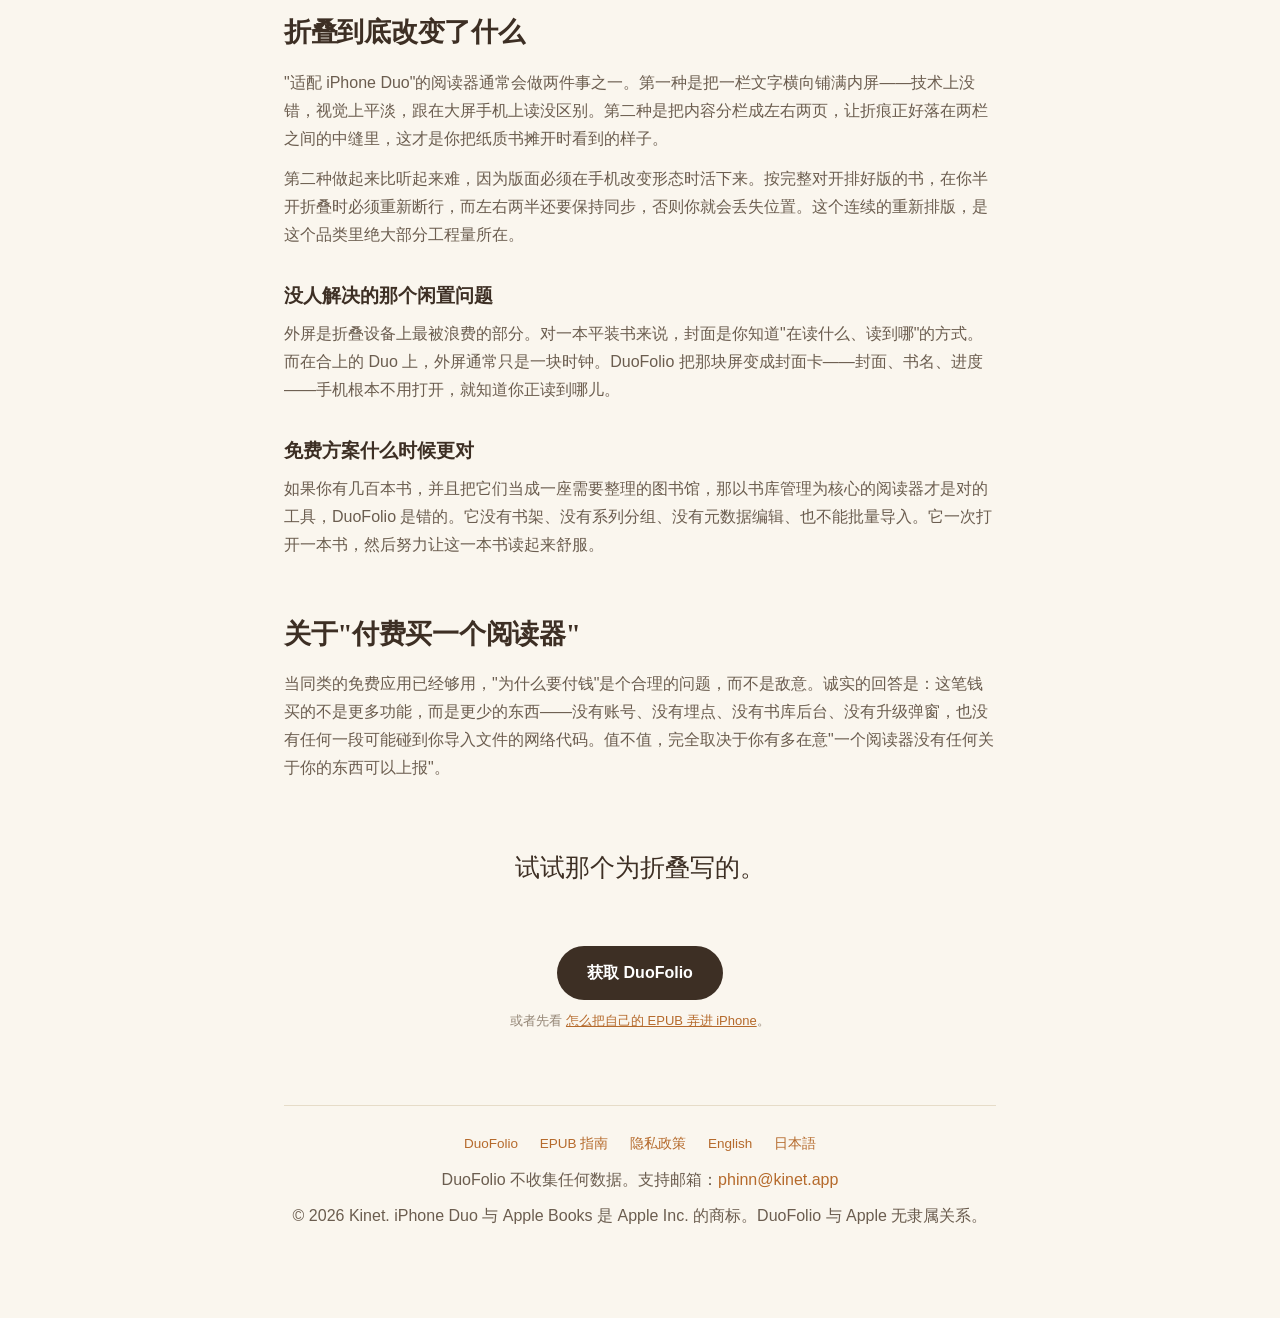
<file: docs/zh/reading-apps.html>
<!DOCTYPE html>
<html lang="zh-Hans">
<head>
<meta charset="UTF-8">
<meta name="viewport" content="width=device-width, initial-scale=1.0">
<title>iPhone Duo 阅读器横评：DuoFolio、CalibReader、Apple Books 该选哪个</title>
<meta name="description" content="iPhone Duo 折叠屏上能读 EPUB 的应用横向对比：DuoFolio、CalibReader、Apple Books。各自怎么用折叠屏、价格与评分、导入方式，以及什么情况下免费的那个更该选。">
<link rel="canonical" href="https://phinn.github.io/DuoFolio/zh/reading-apps.html">
<link rel="alternate" hreflang="zh-Hans" href="https://phinn.github.io/DuoFolio/zh/reading-apps.html">
<link rel="alternate" hreflang="en" href="https://phinn.github.io/DuoFolio/reading-apps.html">
<link rel="alternate" hreflang="ja" href="https://phinn.github.io/DuoFolio/ja/reading-apps.html">

<meta property="og:type" content="article">
<meta property="og:site_name" content="DuoFolio">
<meta property="og:title" content="iPhone Duo 阅读器横评">
<meta property="og:description" content="DuoFolio、CalibReader、Apple Books：各自对折叠屏做了什么，以及什么时候该选免费的那个。">
<meta property="og:image" content="https://phinn.github.io/DuoFolio/screenshots/hero-spread.png">
<meta property="og:url" content="https://phinn.github.io/DuoFolio/zh/reading-apps.html">

<link rel="stylesheet" href="../assets/site.css">
<script type="application/ld+json">
{
  "@context": "https://schema.org",
  "@type": "Article",
  "headline": "iPhone Duo 阅读器横评：DuoFolio、CalibReader、Apple Books",
  "description": "折叠屏 iPhone 上读 EPUB 的三种选择，含免费方案的适用场景。",
  "datePublished": "2026-11-16",
  "dateModified": "2026-11-16",
  "inLanguage": "zh-Hans",
  "author": { "@type": "Organization", "name": "Kinet" },
  "publisher": { "@type": "Organization", "name": "Kinet" }
}
</script>
</head>
<body>

<nav class="nav">
  <div class="nav-in">
    <a class="brand" href="./">DuoFolio</a>
    <a class="link" href="reading-apps.html">阅读器横评</a>
    <a class="link hide-sm" href="how-to-read-epub.html">导入自己的 EPUB</a>
    <span class="spacer"></span>
    <a class="lang" href="../reading-apps.html">EN</a>
    <a class="lang" href="../ja/reading-apps.html">日本語</a>
  </div>
</nav>

<div class="wrap">

  <p style="font-size:13px;color:var(--ink-faint);letter-spacing:.04em;text-transform:uppercase">横评 · 2026 年 11 月 16 日更新</p>
  <h1 class="serif" style="font-size:38px;line-height:1.2;margin:10px 0 18px;letter-spacing:-0.5px">iPhone Duo 上读 EPUB，三个选择到底差在哪</h1>

  <p class="lead-p">已经有超过 10 万个应用适配了 iPhone Duo。但绝大多数只是"能跑在大屏上"，不是为折叠写的。书是为数不多真的需要两页面对面的东西，所以阅读器这个类别里，折叠带来的差别最明显——选择的难度也最高。</p>

  <p>这一页比较三种大多数人在权衡的方案。写这一页的人是其中一款的开发者，所以对框架保持应有的怀疑——但下面每一条都是你在 App Store 里能自己核对的，包括对 DuoFolio 不利的部分。</p>

  <h2 class="serif" style="margin-top:44px">一句话结论</h2>
  <div class="callout">
    <p><strong>如果你要免费、而且已经在用 calibre 管书库，CalibReader 是显然的选择。</strong>它不收钱，有真实评分，能一次性导入整个 calibre 书架。</p>
    <p style="margin-top:10px"><strong>如果你想让外屏真的有点用，并且更在乎排版而不是书库管理，那才是 DuoFolio 存在的理由。</strong>一次性购买，而且完全没有书库功能。</p>
    <p style="margin-top:10px"><strong>如果你只在 Apple 买书，上面两个都不重要。</strong>Apple Books 处理得很好。</p>
  </div>

  <h2 class="serif" style="margin-top:52px">逐项对比</h2>
  <div class="table-wrap">
    <table>
      <thead>
        <tr>
          <th style="width:26%">项目</th>
          <th style="width:26%">DuoFolio</th>
          <th style="width:26%">CalibReader</th>
          <th style="width:22%">Apple Books</th>
        </tr>
      </thead>
      <tbody>
        <tr><td><strong>价格</strong></td><td>一次性购买</td><td class="yes">免费</td><td class="yes">免费</td></tr>
        <tr><td><strong>App Store 评分</strong></td><td class="no">暂无评分</td><td>4.6 分（9 个评分）</td><td>Apple 自有</td></tr>
        <tr><td><strong>内屏双页对开</strong></td><td class="yes">有</td><td class="yes">有</td><td class="no">单栏</td></tr>
        <tr><td><strong>外屏用作封面卡 / 书签</strong></td><td class="yes">封面＋进度卡</td><td>商店页未提及</td><td class="no">无</td></tr>
        <tr><td><strong>PDF 支持</strong></td><td class="yes">有</td><td class="yes">有，双页</td><td>有</td></tr>
        <tr><td><strong>导入 calibre 书库</strong></td><td class="no">不能，一次一本</td><td class="yes">能</td><td class="no">不能</td></tr>
        <tr><td><strong>大书库管理</strong>（书架、系列、元数据）</td><td class="no">没有</td><td class="yes">以书库为核心</td><td>商店书库</td></tr>
        <tr><td><strong>需要账号</strong></td><td class="yes">不需要</td><td>商店页未提及</td><td>需要 Apple ID</td></tr>
        <tr><td><strong>阅读进度云同步</strong></td><td class="no">无，仅本机</td><td>商店页未提及</td><td class="yes">iCloud</td></tr>
        <tr><td><strong>界面语言</strong></td><td>简体中文、繁体中文、英文、日文</td><td>英文商店页</td><td>跟随系统</td></tr>
        <tr><td><strong>书从哪来</strong></td><td>你自己的文件</td><td>自己的文件 + calibre</td><td>Apple 书店，另有部分导入</td></tr>
      </tbody>
    </table>
  </div>
  <p style="font-size:13.5px;color:var(--ink-faint);margin-top:10px">以上信息取自各应用 2026 年 11 月 16 日的公开商店页。商店页没有说明的，本表直接写"未提及"，不做推测。</p>

  <h2 class="serif" style="margin-top:52px">折叠到底改变了什么</h2>

  <p>"适配 iPhone Duo"的阅读器通常会做两件事之一。第一种是把一栏文字横向铺满内屏——技术上没错，视觉上平淡，跟在大屏手机上读没区别。第二种是把内容分栏成左右两页，让折痕正好落在两栏之间的中缝里，这才是你把纸质书摊开时看到的样子。</p>

  <p>第二种做起来比听起来难，因为版面必须在手机改变形态时活下来。按完整对开排好版的书，在你半开折叠时必须重新断行，而左右两半还要保持同步，否则你就会丢失位置。这个连续的重新排版，是这个品类里绝大部分工程量所在。</p>

  <h3>没人解决的那个闲置问题</h3>
  <p>外屏是折叠设备上最被浪费的部分。对一本平装书来说，封面是你知道"在读什么、读到哪"的方式。而在合上的 Duo 上，外屏通常只是一块时钟。DuoFolio 把那块屏变成封面卡——封面、书名、进度——手机根本不用打开，就知道你正读到哪儿。</p>

  <h3>免费方案什么时候更对</h3>
  <p>如果你有几百本书，并且把它们当成一座需要整理的图书馆，那以书库管理为核心的阅读器才是对的工具，DuoFolio 是错的。它没有书架、没有系列分组、没有元数据编辑、也不能批量导入。它一次打开一本书，然后努力让这一本书读起来舒服。</p>

  <h2 class="serif" style="margin-top:52px">关于"付费买一个阅读器"</h2>
  <p>当同类的免费应用已经够用，"为什么要付钱"是个合理的问题，而不是敌意。诚实的回答是：这笔钱买的不是更多功能，而是更少的东西——没有账号、没有埋点、没有书库后台、没有升级弹窗，也没有任何一段可能碰到你导入文件的网络代码。值不值，完全取决于你有多在意"一个阅读器没有任何关于你的东西可以上报"。</p>

  <div class="cta">
    <div class="serif">试试那个为折叠写的。</div>
    <br><br>
    <a class="btn" href="https://apps.apple.com/app/id6823855712">获取 DuoFolio</a>
    <div class="btn-note">或者先看 <a href="how-to-read-epub.html">怎么把自己的 EPUB 弄进 iPhone</a>。</div>
  </div>

  <footer>
    <div class="links">
      <a href="./">DuoFolio</a>
      <a href="how-to-read-epub.html">EPUB 指南</a>
      <a href="../privacy.html">隐私政策</a>
      <a href="../reading-apps.html">English</a>
      <a href="../ja/reading-apps.html">日本語</a>
    </div>
    <p>DuoFolio 不收集任何数据。支持邮箱：<a href="mailto:phinn@kinet.app">phinn@kinet.app</a></p>
    <p style="margin-top:8px">© 2026 Kinet. iPhone Duo 与 Apple Books 是 Apple Inc. 的商标。DuoFolio 与 Apple 无隶属关系。</p>
  </footer>

</div>
</body>
</html>
</file>
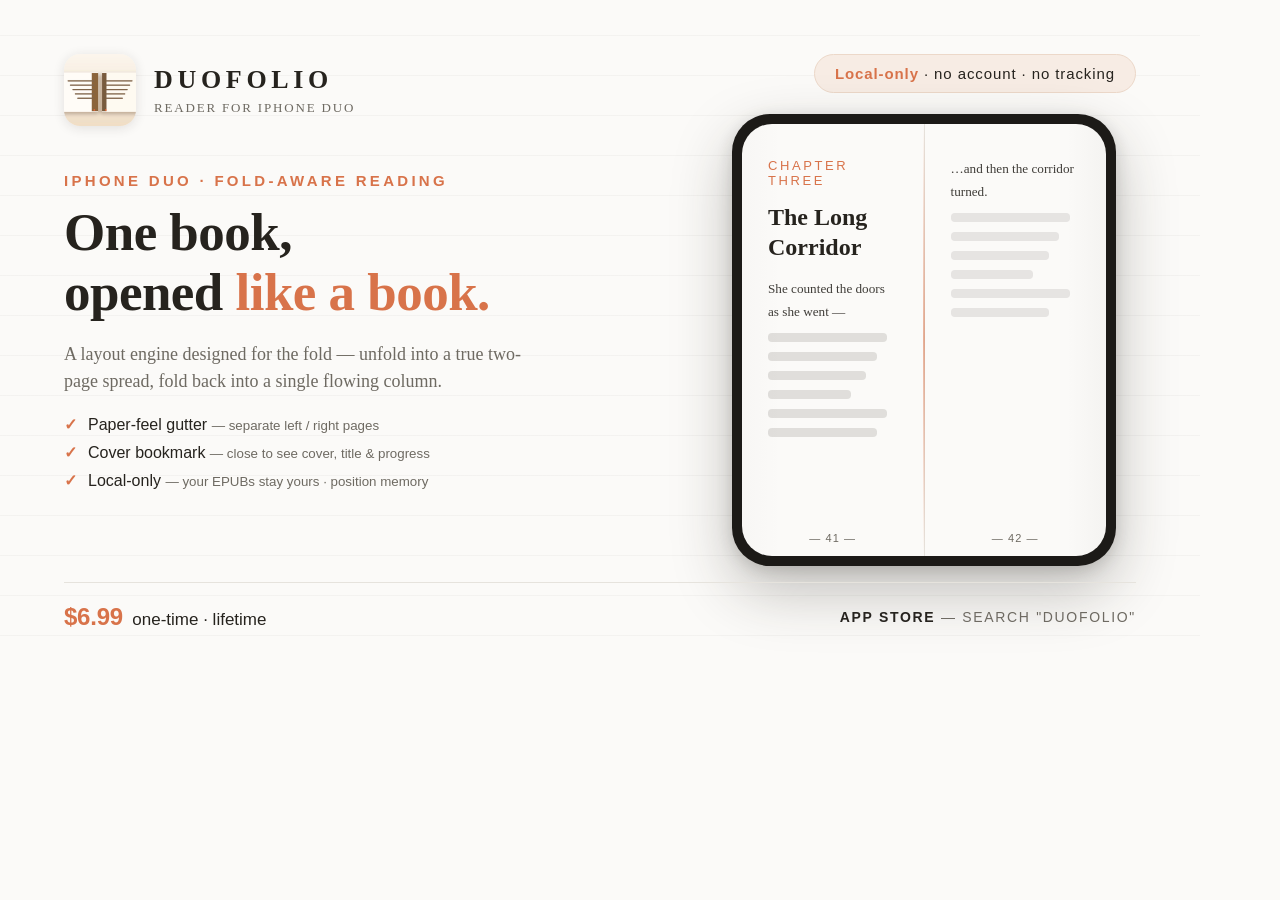
<file: docs_site/marketing/duo_x_ad.html>
<!DOCTYPE html>
<html lang="en">
<head>
<meta charset="UTF-8">
<style>
  * { margin:0; padding:0; box-sizing:border-box; }
  :root {
    --paper:#fbfaf8; --deep:#f4f2ee; --ink:#26231e; --ink-soft:#6e6a62;
    --line:#e6e3dd; --accent:#d8734a; --accent-soft:#f7ece4;
  }
  html,body { width:1200px; height:675px; overflow:hidden; }
  body {
    font-family: "Georgia", "Songti SC", serif;
    background: var(--paper);
    color: var(--ink);
    position: relative;
  }
  body::before {
    content:''; position:absolute; inset:0;
    background-image: repeating-linear-gradient(0deg, transparent 0 39px, rgba(38,35,30,.035) 39px 40px);
    pointer-events:none;
  }
  .top { position:absolute; top:54px; left:64px; right:64px; display:flex; justify-content:space-between; align-items:flex-start; }
  .brand { display:flex; align-items:center; gap:18px; }
  .brand img { width:72px; height:72px; border-radius:16px; box-shadow: 0 2px 12px rgba(38,35,30,.12); }
  .brand-name { font-size:26px; letter-spacing:.18em; font-weight:700; color:var(--ink); }
  .brand-sub { font-size:13px; letter-spacing:.14em; color:var(--ink-soft); margin-top:5px; text-transform:uppercase; }
  .pill {
    font-size:15px; letter-spacing:.06em; color:var(--ink);
    background:var(--accent-soft); border:1px solid #ecd8c9; padding:10px 20px; border-radius:999px; font-family:"Helvetica Neue",sans-serif;
  }
  .pill b { color:var(--accent); }
  .hero { position:absolute; left:64px; top:172px; width:520px; }
  .kicker { font-size:15px; letter-spacing:.22em; color:var(--accent); font-weight:700; margin-bottom:14px; text-transform:uppercase; font-family:"Helvetica Neue",sans-serif; }
  h1 { font-size:53px; line-height:1.13; font-weight:700; letter-spacing:-.01em; }
  h1 .fold { color:var(--accent); }
  .lede { margin-top:18px; font-size:18px; line-height:1.5; color:var(--ink-soft); max-width:460px; }
  .feats { margin-top:20px; display:flex; flex-direction:column; gap:9px; }
  .feat { display:flex; gap:11px; align-items:baseline; font-size:16px; color:var(--ink); font-family:"Helvetica Neue",sans-serif; }
  .feat .tick { color:var(--accent); font-weight:700; }
  .feat small { color:var(--ink-soft); }
  .device-wrap { position:absolute; right:84px; top:114px; width:384px; height:452px; }
  .gutter-glow {
    position:absolute; inset:-40px;
    background: radial-gradient(closest-side, rgba(216,115,74,.10), transparent 72%);
    pointer-events:none;
  }
  .device {
    position:absolute; inset:0;
    border-radius:38px;
    background:#1c1a17;
    box-shadow: 0 24px 60px rgba(38,35,30,.28), 0 4px 16px rgba(38,35,30,.16);
  }
  .screen { position:absolute; inset:10px; border-radius:30px; overflow:hidden; background:var(--paper); display:flex; }
  .page { flex:1; padding:34px 26px 28px; position:relative; }
  .page.l { border-right:1px solid var(--line); background:linear-gradient(90deg, rgba(38,35,30,.015), transparent 22%); }
  .page.r { background:linear-gradient(270deg, rgba(38,35,30,.03), transparent 22%); }
  .p-num { position:absolute; bottom:12px; left:0; width:100%; text-align:center; font-size:11px; color:var(--ink-soft); font-family:"Helvetica Neue",sans-serif; letter-spacing:.1em; }
  .chap { font-size:13px; letter-spacing:.2em; color:var(--accent); text-transform:uppercase; margin-bottom:14px; font-family:"Helvetica Neue",sans-serif; }
  .htitle { font-size:24px; line-height:1.25; font-weight:700; margin-bottom:16px; }
  .para { font-size:13.2px; line-height:1.72; color:var(--ink); opacity:.88; }
  .sk { height:9px; border-radius:4px; background:rgba(38,35,30,.13); margin-top:10px; }
  .sk.w9 { width:92%; } .sk.w8 { width:84%; } .sk.w7 { width:76%; } .sk.w6 { width:64%; }
  .page.r .sk { background:rgba(38,35,30,.10); }
  .hinge {
    position:absolute; left:50%; top:0; bottom:0; width:2px; transform:translateX(-50%);
    background: linear-gradient(180deg, transparent, rgba(216,115,74,.55), transparent);
  }
  .fold-note { display:none; }
  .foot {
    position:absolute; left:64px; right:64px; bottom:44px;
    display:flex; justify-content:space-between; align-items:center;
    border-top:1px solid var(--line); padding-top:20px;
    font-family:"Helvetica Neue",sans-serif;
  }
  .price-line { font-size:17px; color:var(--ink); }
  .price-line b { font-size:24px; color:var(--accent); font-weight:800; letter-spacing:-.01em; }
  .cta { font-size:14px; letter-spacing:.12em; color:var(--ink-soft); text-transform:uppercase; }
  .cta b { color:var(--ink); }
</style>
</head>
<body>
  <div class="top">
    <div class="brand">
      <img src="icon512.png" alt="">
      <div>
        <div class="brand-name">DUOFOLIO</div>
        <div class="brand-sub">Reader for iPhone Duo</div>
      </div>
    </div>
    <div class="pill"><b>Local-only</b> · no account · no tracking</div>
  </div>

  <div class="hero">
    <div class="kicker">iPhone Duo · Fold-aware reading</div>
    <h1>One book,<br>opened <span class="fold">like a book.</span></h1>
    <div class="lede">A layout engine designed for the fold — unfold into a true two-page spread, fold back into a single flowing column.</div>
    <div class="feats">
      <div class="feat"><span class="tick">✓</span><span>Paper-feel gutter <small>— separate left / right pages</small></span></div>
      <div class="feat"><span class="tick">✓</span><span>Cover bookmark <small>— close to see cover, title &amp; progress</small></span></div>
      <div class="feat"><span class="tick">✓</span><span>Local-only <small>— your EPUBs stay yours · position memory</small></span></div>
    </div>
  </div>

  <div class="device-wrap">
    <div class="gutter-glow"></div>
    <div class="device">
      <div class="screen">
        <div class="page l">
          <div class="chap">Chapter Three</div>
          <div class="htitle">The Long<br>Corridor</div>
          <div class="para">She counted the doors as she went —</div>
          <div class="sk w9"></div><div class="sk w8"></div><div class="sk w7"></div><div class="sk w6"></div>
          <div class="sk w9"></div><div class="sk w8"></div>
          <div class="p-num">— 41 —</div>
        </div>
        <div class="page r">
          <div class="para">…and then the corridor turned.</div>
          <div class="sk w9"></div><div class="sk w8"></div><div class="sk w7"></div><div class="sk w6"></div>
          <div class="sk w9"></div><div class="sk w7"></div>
          <div class="p-num">— 42 —</div>
        </div>
        <div class="hinge"></div>
      </div>
    </div>
    <div class="fold-note">FOLD · UNFOLD</div>
  </div>

  <div class="foot">
    <div class="price-line"><b>$6.99</b> &nbsp;one-time · lifetime</div>
    <div class="cta"><b>App Store</b> — search "DuoFolio"</div>
  </div>
</body>
</html>
</file>
<file: docs/assets/site.css>
/* DuoFolio site — shared stylesheet */
:root {
  --paper: #faf6ee;
  --paper-2: #f3ecdd;
  --paper-3: #ece2ce;
  --ink: #3d2f24;
  --ink-soft: #6b5d4f;
  --ink-faint: #948676;
  --accent: #b56a2c;
  --accent-soft: #d99a5e;
  --line: #e6dcc8;
  --line-strong: #d5c7ac;
}
* { margin: 0; padding: 0; box-sizing: border-box; }
html { scroll-behavior: smooth; }
body {
  font-family: -apple-system, "SF Pro Text", "PingFang SC", "Hiragino Sans", sans-serif;
  background: var(--paper);
  color: var(--ink);
  line-height: 1.75;
  -webkit-font-smoothing: antialiased;
}
.serif { font-family: "Iowan Old Style", "Palatino", Georgia, "Songti SC", serif; }
a { color: var(--accent); }

/* nav */
.nav {
  position: sticky; top: 0; z-index: 50;
  background: rgba(250, 246, 238, 0.92);
  backdrop-filter: saturate(180%) blur(12px);
  border-bottom: 1px solid var(--line);
}
.nav-in {
  max-width: 900px; margin: 0 auto; padding: 12px 24px;
  display: flex; align-items: center; gap: 22px;
}
.nav .brand {
  font-family: "Iowan Old Style", Georgia, serif;
  font-size: 19px; font-weight: 600; color: var(--ink); text-decoration: none;
  letter-spacing: -0.2px;
}
.nav a.link {
  font-size: 14px; color: var(--ink-soft); text-decoration: none; white-space: nowrap;
}
.nav a.link:hover { color: var(--accent); }
.nav .spacer { flex: 1; }
.nav .lang { font-size: 13px; color: var(--ink-faint); text-decoration: none; }

/* layout */
.wrap { max-width: 760px; margin: 0 auto; padding: 56px 24px 88px; }
.wrap-wide { max-width: 960px; margin: 0 auto; padding: 56px 24px 88px; }

/* hero */
.hero { text-align: center; }
.hero h1 { font-size: 50px; letter-spacing: -0.8px; line-height: 1.1; }
.hero .tag { font-size: 19px; color: var(--ink-soft); margin: 14px 0 10px; }
.hero .lead { font-size: 16.5px; color: var(--ink-soft); max-width: 580px; margin: 0 auto 26px; }
.hero img { width: 100%; max-width: 660px; border-radius: 16px; display: block; margin: 0 auto; }

/* buttons */
.btn {
  display: inline-block; background: var(--ink); color: #fff; text-decoration: none;
  border-radius: 999px; padding: 13px 30px; font-weight: 600; font-size: 16px;
  transition: background .18s ease;
}
.btn:hover { background: var(--accent); }
.btn-note { font-size: 13px; color: var(--ink-faint); margin-top: 10px; }

/* sections */
section { margin-top: 64px; }
h2 { font-size: 27px; margin-bottom: 12px; letter-spacing: -0.3px; }
h2 .num { color: var(--accent); margin-right: 10px; font-size: 19px; }
h3 { font-size: 19px; margin: 30px 0 8px; }
p { font-size: 16px; color: var(--ink-soft); }
p + p { margin-top: 12px; }
.lead-p { color: var(--ink); font-size: 18px; }
ul, ol { margin: 12px 0 0 22px; color: var(--ink-soft); font-size: 16px; }
li { margin-bottom: 7px; }
li strong { color: var(--ink); }

.feature { display: flex; gap: 28px; align-items: flex-start; }
.feature .txt { flex: 1; }
.feature img { width: 46%; border-radius: 12px; border: 1px solid var(--line); }

.story {
  background: var(--paper-2); border: 1px solid var(--line);
  border-radius: 16px; padding: 28px 30px;
}
.story p { font-size: 16px; }

.callout {
  border-left: 3px solid var(--accent);
  background: var(--paper-2);
  padding: 18px 22px; border-radius: 0 10px 10px 0;
  margin-top: 22px;
}
.callout p { font-size: 15.5px; }
.callout strong { color: var(--ink); }

/* table */
.table-wrap { overflow-x: auto; margin-top: 22px; border: 1px solid var(--line-strong); border-radius: 12px; }
table { width: 100%; border-collapse: collapse; font-size: 14.5px; background: #fffdf8; }
th, td { padding: 12px 14px; text-align: left; border-bottom: 1px solid var(--line); vertical-align: top; }
th { background: var(--paper-2); font-size: 13px; text-transform: uppercase; letter-spacing: .04em; color: var(--ink-soft); font-weight: 600; }
tr:last-child td { border-bottom: none; }
td strong { color: var(--ink); }
.yes { color: #2f7d4f; font-weight: 600; }
.no { color: #a8503f; font-weight: 600; }

/* pills */
.pill { display: inline-block; font-size: 12px; padding: 2px 9px; border-radius: 999px; background: var(--paper-3); color: var(--ink-soft); margin-left: 6px; }
.pill.own { background: #f0dcc4; color: #8a4f1c; font-weight: 600; }

/* cta */
.cta { text-align: center; margin-top: 64px; }
.cta .serif { font-size: 25px; }

/* index list */
.cards { display: grid; gap: 16px; margin-top: 26px; }
.card {
  display: block; text-decoration: none; color: inherit;
  border: 1px solid var(--line-strong); border-radius: 14px;
  padding: 22px 24px; background: #fffdf8;
  transition: border-color .18s ease, transform .18s ease;
}
.card:hover { border-color: var(--accent-soft); transform: translateY(-1px); }
.card h3 { margin: 0 0 6px; font-size: 18px; color: var(--ink); }
.card p { font-size: 14.5px; margin: 0; }
.card .more { font-size: 13px; color: var(--accent); margin-top: 10px; display: inline-block; }

/* footer */
footer {
  margin-top: 72px; padding-top: 26px; border-top: 1px solid var(--line);
  color: var(--ink-soft); font-size: 13.5px; text-align: center;
}
footer a { color: var(--accent); text-decoration: none; }
footer .links { margin-bottom: 10px; }
footer .links a { margin: 0 9px; }

@media (max-width: 640px) {
  .feature { flex-direction: column; }
  .feature img { width: 100%; }
  .hero h1 { font-size: 38px; }
  .wrap, .wrap-wide { padding: 40px 20px 64px; }
  .nav-in { gap: 14px; padding: 10px 18px; }
  .nav a.link.hide-sm { display: none; }
}

/* ---------- 影片 ---------- */
.film {
  position: relative; margin: 44px auto 0; max-width: 900px;
  background: #faf4e8; border: 1px solid var(--line-strong);
  border-radius: 18px; overflow: hidden;
}
.film video {
  display: block; width: 100%; height: auto; aspect-ratio: 1080 / 700;
  object-fit: contain; cursor: pointer; background: #faf4e8;
}
.film-play {
  position: absolute; left: 50%; top: 50%; transform: translate(-50%, -50%);
  width: 68px; height: 68px; border: 0; border-radius: 50%;
  background: rgba(61, 47, 36, 0.82); cursor: pointer;
  display: grid; place-items: center;
  transition: opacity .25s ease, transform .25s ease;
}
.film-play:hover { transform: translate(-50%, -50%) scale(1.06); background: var(--accent); }
.film-play .tri {
  width: 0; height: 0; margin-left: 5px;
  border-style: solid; border-width: 11px 0 11px 18px;
  border-color: transparent transparent transparent #fdf9f0;
}
.film.playing .film-play { opacity: 0; pointer-events: none; }
.film figcaption {
  font-size: 12.5px; color: var(--ink-faint); text-align: center;
  padding: 10px 14px 12px; border-top: 1px solid var(--line);
}

/* ---------- 截图 ---------- */
.shot {
  display: block; width: 100%; margin-top: 24px;
  border-radius: 12px; border: 1px solid var(--line);
  background: var(--paper);
}
.shot-cover { max-width: 300px; margin-left: auto; margin-right: auto; }
.shot-narrow { max-width: 430px; margin-left: auto; margin-right: auto; }

/* ---------- 图注块 ---------- */
.still { margin: 26px 0 0; }
.still img {
  display: block; width: 100%; border-radius: 12px;
  border: 1px solid var(--line); background: var(--paper);
}
.still figcaption {
  font-size: 12.5px; color: var(--ink-faint);
  padding: 12px 4px 0; text-align: center;
}

@media (max-width: 640px) {
  .film { margin-top: 32px; border-radius: 14px; }
  .film-play { width: 54px; height: 54px; }

}
</file>
